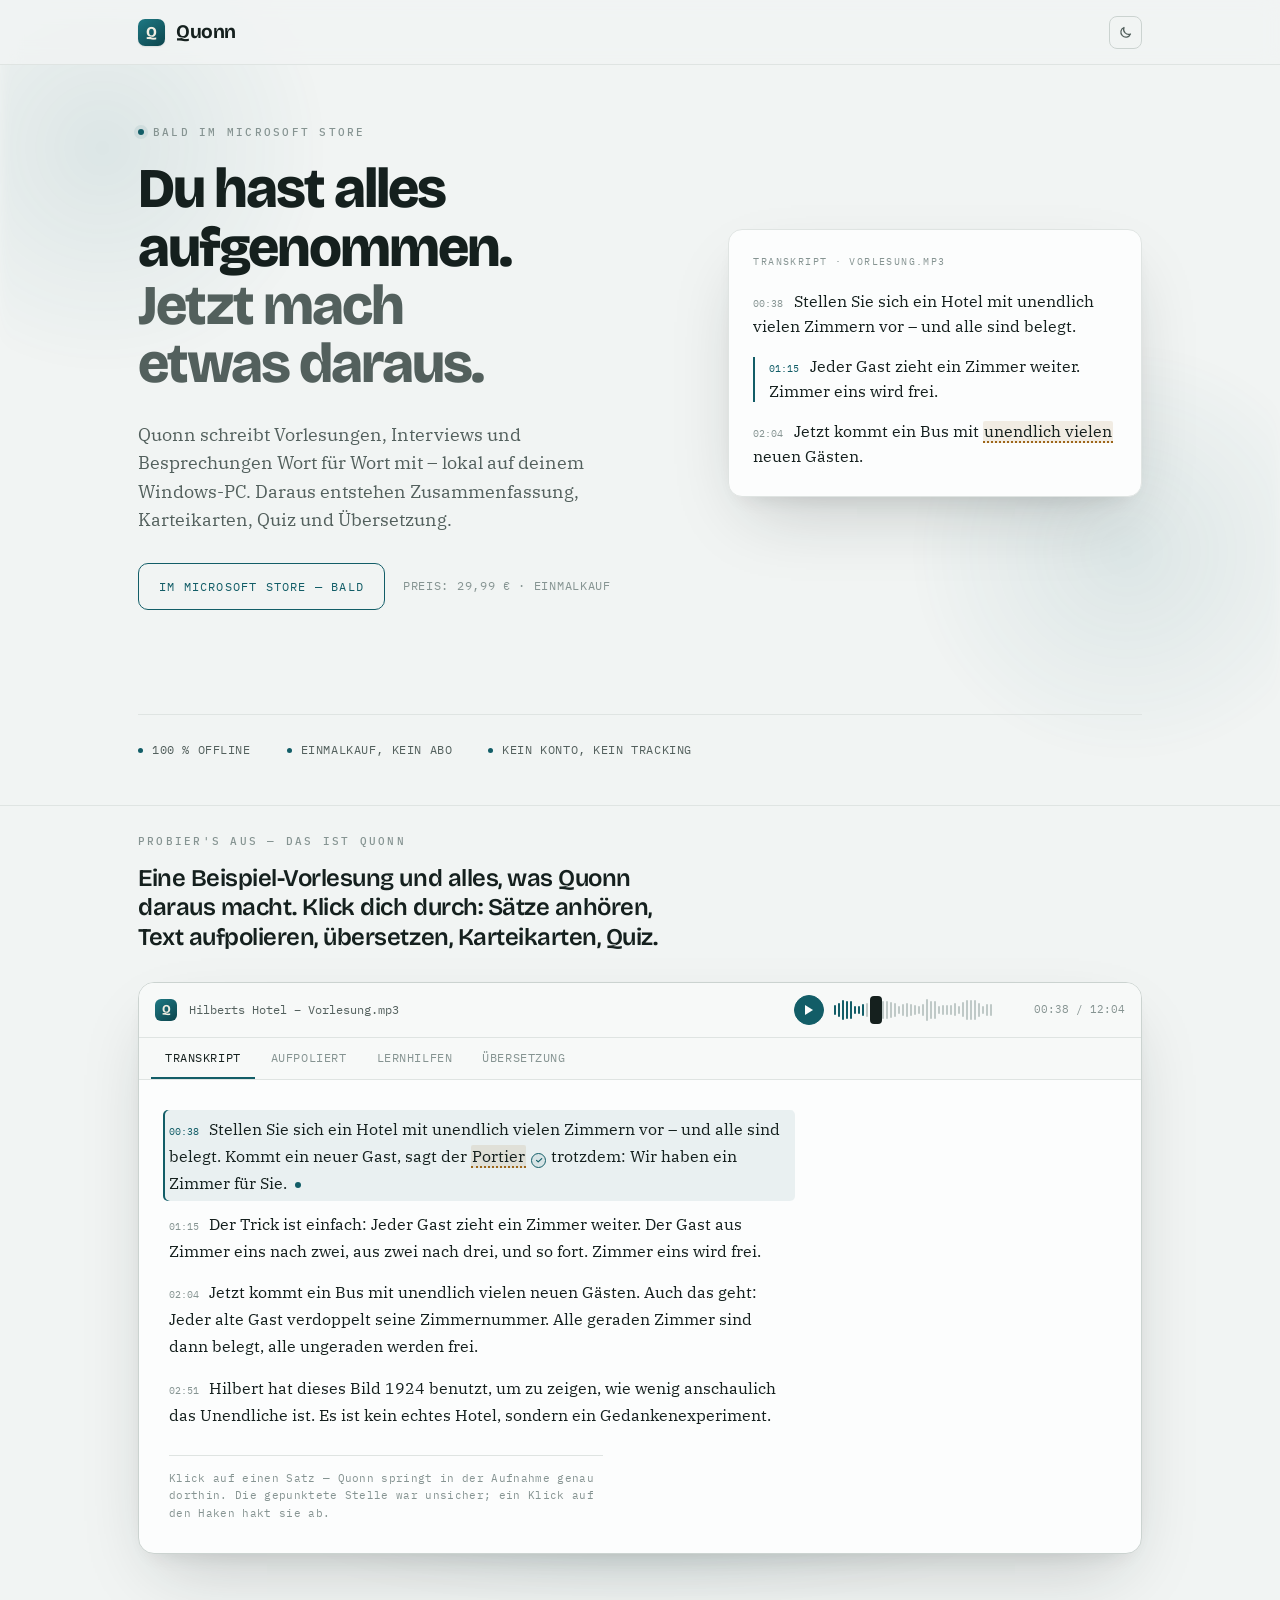
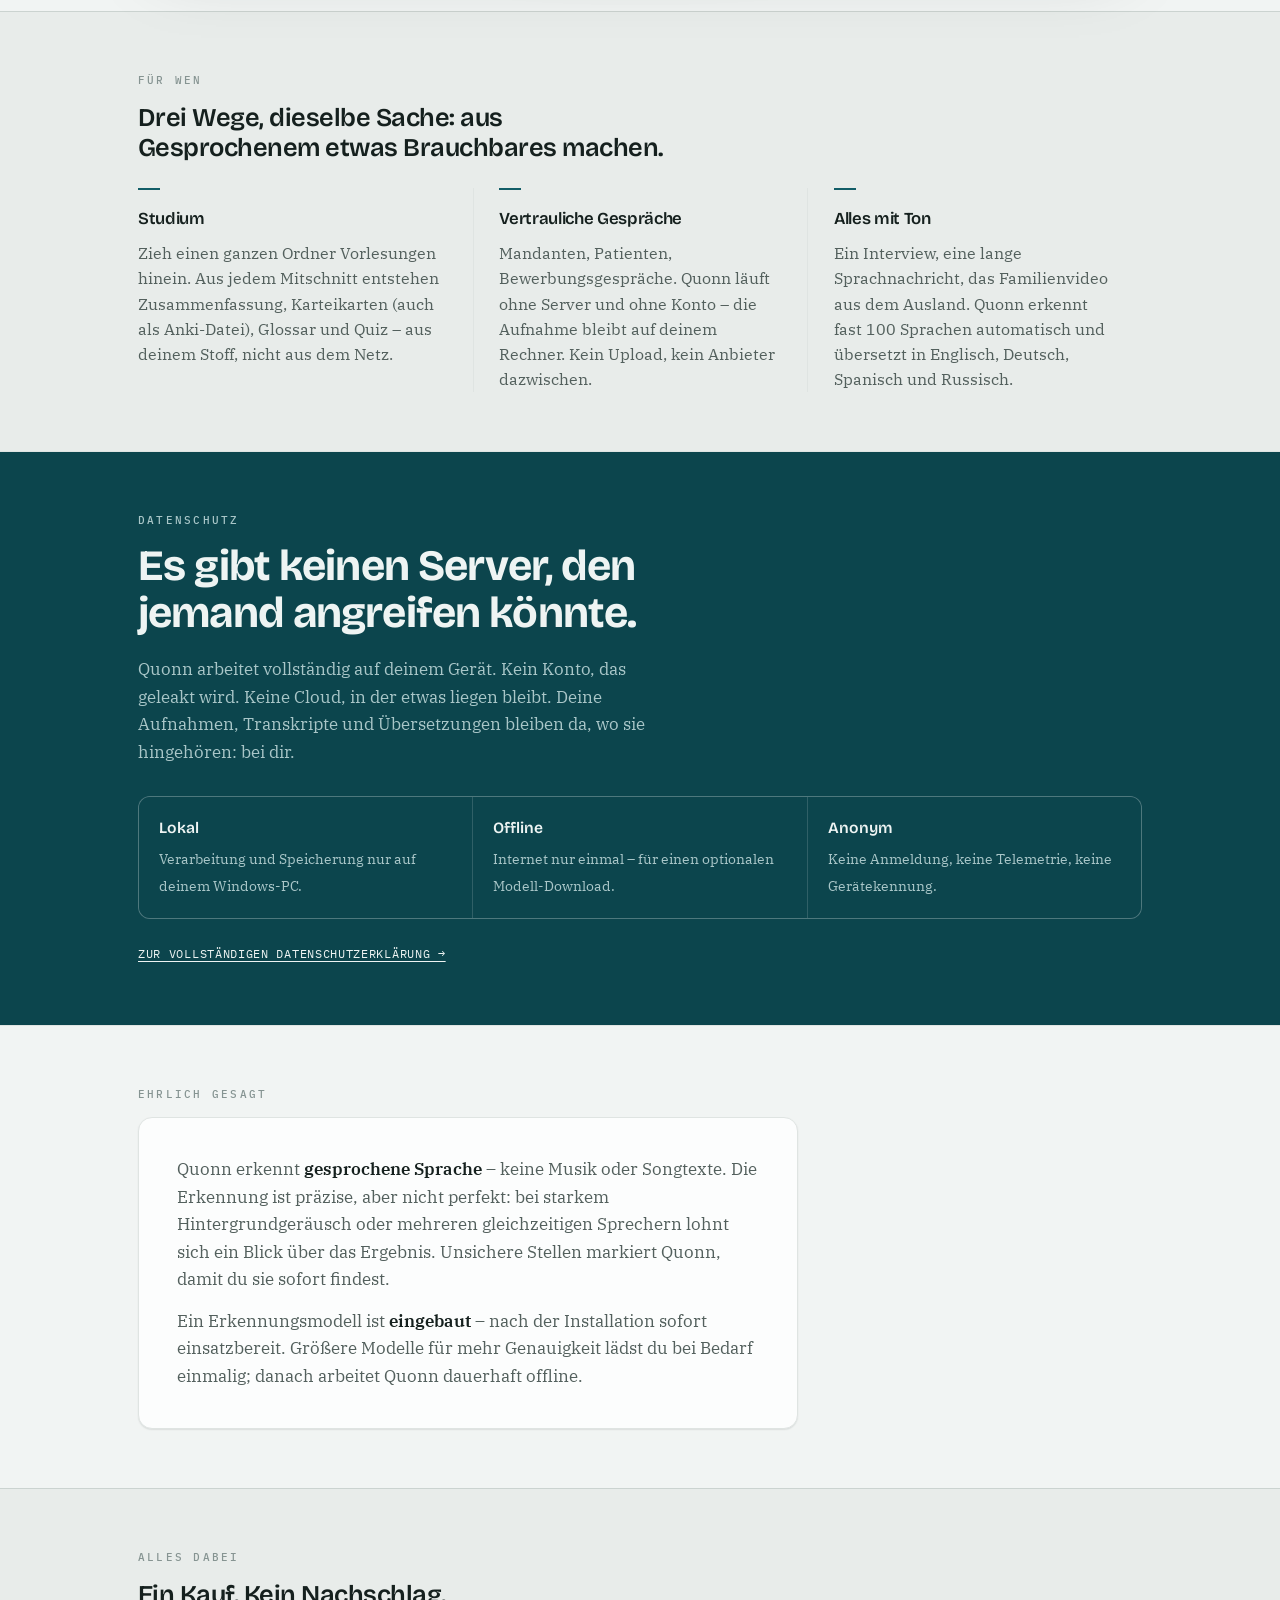
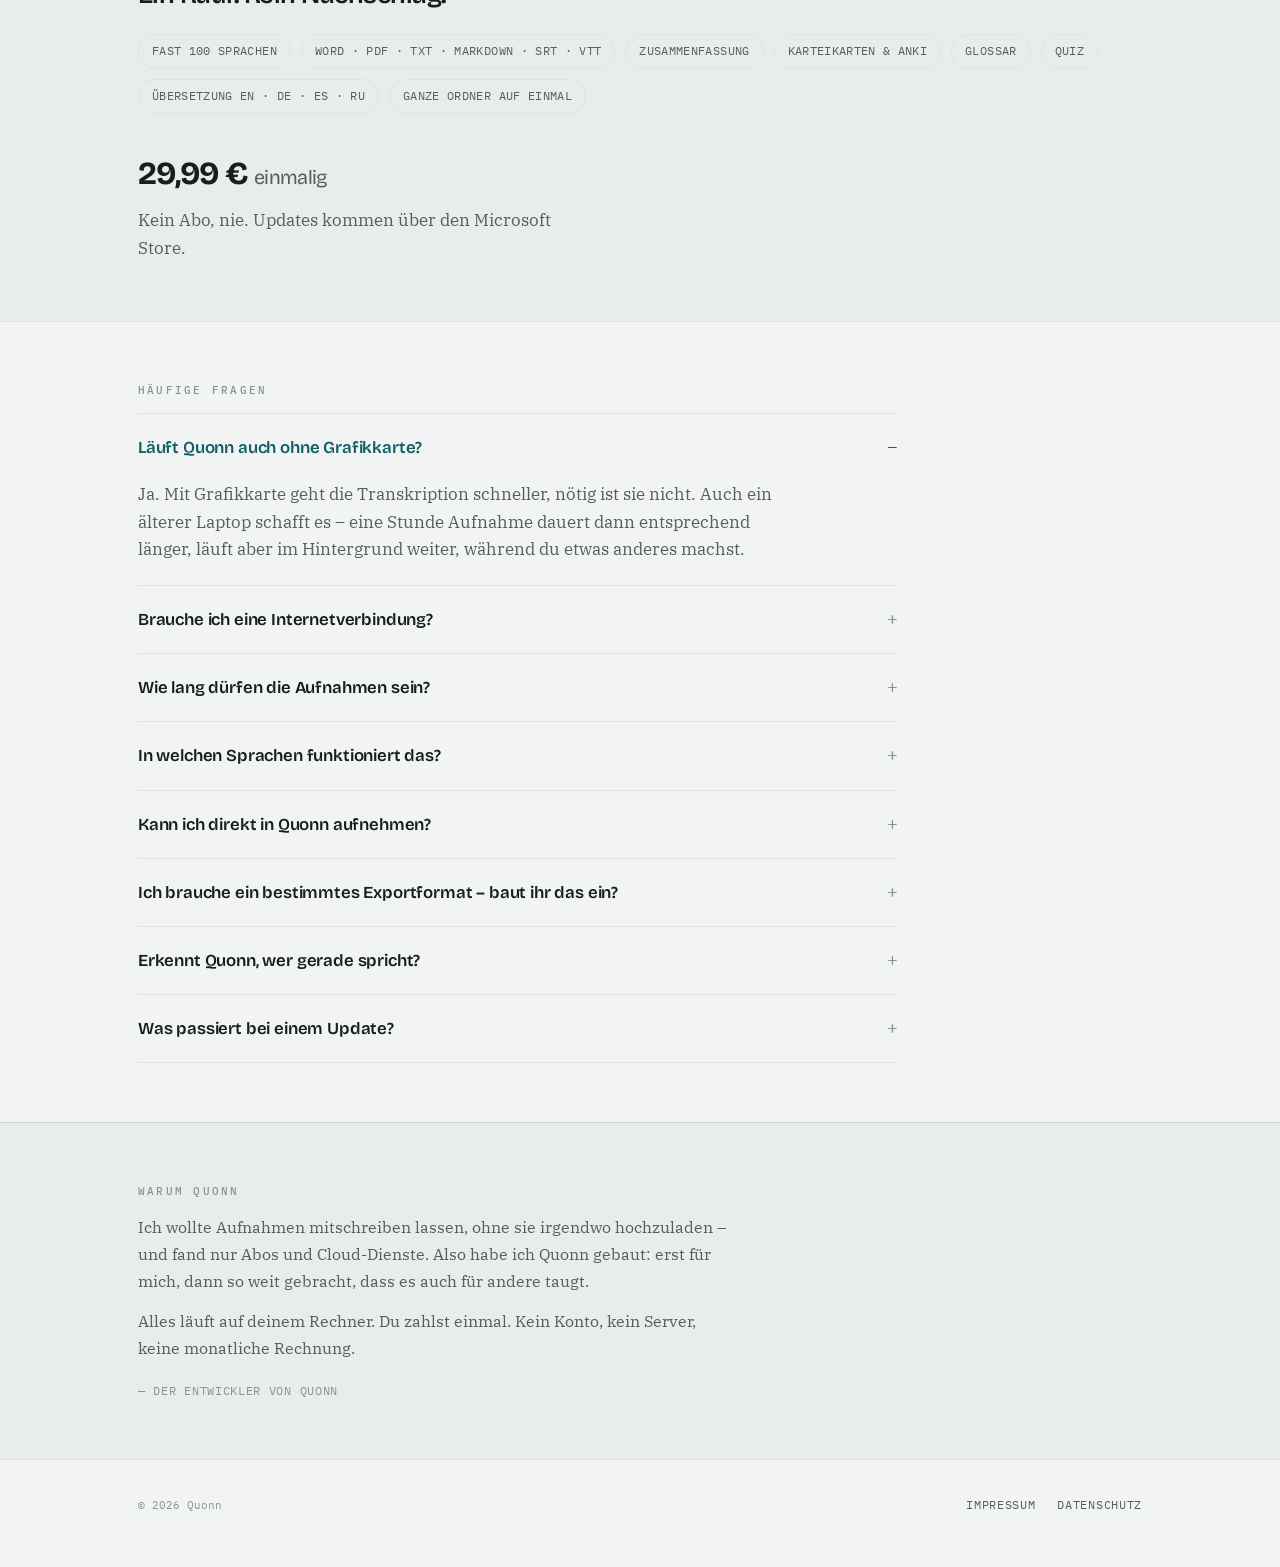
<file: index.html>
<!doctype html>
<meta charset="utf-8">
<meta name="viewport" content="width=device-width, initial-scale=1">
<title>Quonn – Transkription, offline für Windows</title>
<meta name="description" content="Quonn transkribiert Vorlesungen, Interviews und Besprechungen offline auf deinem Windows-PC – mit Zusammenfassung, Karteikarten, Quiz und Übersetzung. Einmalkauf, kein Abo, kein Konto.">
<link rel="canonical" href="https://quonn.app/">
<meta property="og:type" content="website">
<meta property="og:url" content="https://quonn.app/">
<meta property="og:title" content="Quonn – Transkription, offline für Windows">
<meta property="og:description" content="Vorlesungen, Interviews und Besprechungen Wort für Wort – lokal auf deinem Windows-PC. Zusammenfassung, Karteikarten, Quiz, Übersetzung. Einmalkauf, kein Abo.">
<meta property="og:locale" content="de_DE">
<meta name="twitter:card" content="summary">
<script type="application/ld+json">
{
  "@context": "https://schema.org",
  "@type": "SoftwareApplication",
  "name": "Quonn",
  "applicationCategory": "BusinessApplication",
  "operatingSystem": "Windows 10, Windows 11",
  "description": "Offline-Transkription für Windows: schreibt Vorlesungen, Interviews und Besprechungen Wort für Wort mit und erzeugt Zusammenfassung, Karteikarten, Quiz und Übersetzung. Alles lokal, kein Konto, kein Server.",
  "url": "https://quonn.app/",
  "softwareVersion": "1.0",
  "offers": {
    "@type": "Offer",
    "price": "29.99",
    "priceCurrency": "EUR"
  }
}
</script>
<script>document.documentElement.classList.add("js")</script>
<link rel="preconnect" href="https://fonts.googleapis.com">
<link rel="preconnect" href="https://fonts.gstatic.com" crossorigin>
<link rel="stylesheet" href="https://fonts.googleapis.com/css2?family=Bricolage+Grotesque:opsz,wght@12..48,400;12..48,500;12..48,600;12..48,700;12..48,800&family=IBM+Plex+Mono:wght@400;500;600&family=IBM+Plex+Serif:ital,wght@0,400;0,500;0,600;1,400&display=swap">

<style>
  :root {
    --ground:#f1f4f3; --surface:#fcfdfd; --surface-2:#e8ecea; --panel:#f7f9f8;
    --ink:#15201e; --ink-dim:#53605d; --ink-faint:#869492;
    --accent:#125d67; --accent-deep:#0c454d; --accent-ink:#fbfdfc;
    --accent-wash:#125d6714; --accent-line:#125d6733;
    --warn:#9d661a; --warn-wash:#9d661a1c;
    --ok:#1f7a4d; --ok-wash:#1f7a4d18; --err:#a5352f; --err-wash:#a5352f16;
    --line:#dfe4e2; --line-strong:#cbd3d0; --wave:#bfc9c7;
    --onpetrol:#eef4f3; --onpetrol-dim:#a9c6c8; --onpetrol-line:#ffffff26;
    --shadow-sm:0 1px 2px #15201e10,0 1px 1px #15201e0a;
    --shadow-md:0 8px 26px -8px #15201e26,0 2px 8px -3px #15201e14;
    --shadow-lg:0 30px 70px -22px #15201e38,0 10px 26px -12px #15201e1f;
    --radius:14px; --maxw:1060px;
  }
  :root:not([data-theme="light"]) { @media (prefers-color-scheme: dark) {
    --ground:#0a100f; --surface:#131a19; --surface-2:#0f1514; --panel:#101615;
    --ink:#e9eeed; --ink-dim:#98a4a2; --ink-faint:#69756f;
    --accent:#58bac6; --accent-deep:#0e3c43; --accent-ink:#06100e;
    --accent-wash:#58bac61e; --accent-line:#58bac640;
    --warn:#d9a95c; --warn-wash:#d9a95c22;
    --ok:#57b980; --ok-wash:#57b98020; --err:#e07a72; --err-wash:#e07a7218;
    --line:#232d2a; --line-strong:#313e3a; --wave:#374441;
    --onpetrol:#eef4f3; --onpetrol-dim:#9dc0c3; --onpetrol-line:#ffffff1f;
    --shadow-sm:0 1px 2px #00000045;
    --shadow-md:0 10px 30px -10px #00000070,0 2px 8px -3px #00000052;
    --shadow-lg:0 34px 78px -24px #00000085,0 12px 30px -14px #00000066;
  }}
  :root[data-theme="dark"] {
    --ground:#0a100f; --surface:#131a19; --surface-2:#0f1514; --panel:#101615;
    --ink:#e9eeed; --ink-dim:#98a4a2; --ink-faint:#69756f;
    --accent:#58bac6; --accent-deep:#0e3c43; --accent-ink:#06100e;
    --accent-wash:#58bac61e; --accent-line:#58bac640;
    --warn:#d9a95c; --warn-wash:#d9a95c22;
    --ok:#57b980; --ok-wash:#57b98020; --err:#e07a72; --err-wash:#e07a7218;
    --line:#232d2a; --line-strong:#313e3a; --wave:#374441;
    --onpetrol:#eef4f3; --onpetrol-dim:#9dc0c3; --onpetrol-line:#ffffff1f;
    --shadow-sm:0 1px 2px #00000045;
    --shadow-md:0 10px 30px -10px #00000070,0 2px 8px -3px #00000052;
    --shadow-lg:0 34px 78px -24px #00000085,0 12px 30px -14px #00000066;
  }

  * { box-sizing:border-box; }
  html { -webkit-text-size-adjust:100%; scroll-behavior:smooth; }
  @media (prefers-reduced-motion:reduce){ html{ scroll-behavior:auto; } }
  body { margin:0; background:var(--ground); color:var(--ink);
    font-family:"IBM Plex Serif",Georgia,"Times New Roman",serif; font-size:17px; line-height:1.62;
    -webkit-font-smoothing:antialiased; text-rendering:optimizeLegibility; }
  .wrap { max-width:var(--maxw); margin:0 auto; padding:0 28px; }

  h1,h2,h3 { font-family:"Bricolage Grotesque","Segoe UI",system-ui,sans-serif; margin:0;
    font-weight:600; text-wrap:balance; letter-spacing:-0.02em; }
  h1 { font-size:clamp(2.5rem,1.4rem + 4.6vw,4.3rem); line-height:1.0; font-weight:800; letter-spacing:-0.035em; }
  h2 { font-size:clamp(1.55rem,1.15rem + 1.7vw,2.35rem); line-height:1.08; font-weight:700; }
  h3 { font-size:1.05rem; line-height:1.3; font-weight:600; }
  p { margin:0; }
  .label { font-family:"IBM Plex Mono",ui-monospace,monospace; font-weight:500; font-size:0.7rem;
    letter-spacing:0.2em; text-transform:uppercase; color:var(--ink-faint); }
  a { color:var(--accent); text-underline-offset:3px; text-decoration-thickness:1px; }
  a:hover { text-decoration-color:var(--ink-faint); }
  :focus-visible { outline:2px solid var(--accent); outline-offset:2px; border-radius:4px; }

  header.bar { position:sticky; top:0; z-index:30;
    background:color-mix(in srgb,var(--ground) 84%,transparent);
    backdrop-filter:saturate(1.15) blur(10px); border-bottom:1px solid var(--line); }
  .bar .wrap { display:flex; align-items:center; justify-content:space-between; height:64px; }
  .brand { display:inline-flex; align-items:center; gap:11px; text-decoration:none; color:var(--ink);
    font-family:"Bricolage Grotesque",sans-serif; font-weight:700; font-size:1.2rem; letter-spacing:-0.02em; }
  .glyph { width:27px; height:27px; border-radius:7px; display:grid; place-items:center; flex:none;
    background:linear-gradient(145deg,#1e7883,var(--accent-deep)); color:#f1eee2;
    font-family:"Bricolage Grotesque",sans-serif; font-weight:800; font-size:15px; box-shadow:var(--shadow-sm); }
  .bar nav { display:flex; align-items:center; gap:20px; }
  .bar nav a { font-family:"IBM Plex Mono",monospace; font-size:0.72rem; letter-spacing:0.09em;
    text-transform:uppercase; color:var(--ink-dim); text-decoration:none; }
  .bar nav a:hover { color:var(--ink); }
  .tglt { background:none; border:1px solid var(--line-strong); color:var(--ink-dim);
    width:33px; height:33px; border-radius:8px; display:grid; place-items:center; cursor:pointer; }
  .tglt:hover { color:var(--ink); border-color:var(--ink-faint); }
  .tglt svg { width:15px; height:15px; }

  /* hero */
  .hero { padding:clamp(40px,4vw,68px) 0 clamp(30px,3.5vw,52px); position:relative; isolation:isolate; }
  .hero::before { content:""; position:absolute; z-index:-1; pointer-events:none;
    inset:-20% 0 auto 0; height:130%;
    background:
      radial-gradient(30% 40% at 8% 24%, var(--accent) 0%, transparent 60%),
      radial-gradient(28% 36% at 88% 66%, var(--accent) 0%, transparent 62%);
    opacity:0.09; filter:blur(6px); }
  @media (prefers-reduced-motion:no-preference) {
    .hero::before { animation:drift 24s ease-in-out infinite alternate; }
    @keyframes drift { from { transform:translate3d(-1.5%,-1%,0) scale(1); opacity:.06; }
      to { transform:translate3d(2.5%,2%,0) scale(1.1); opacity:.11; } }
  }
  .hero .wrap { display:grid; grid-template-columns:1.12fr 0.88fr;
    gap:clamp(28px,5vw,64px); align-items:center; }
  .hero-lede { min-width:0; }
  .hero .kicker { display:inline-flex; align-items:center; gap:9px; margin-bottom:20px; }
  .hero .kicker::before { content:""; width:6px; height:6px; border-radius:50%;
    background:var(--accent); box-shadow:0 0 0 4px var(--accent-wash); }
  @media (prefers-reduced-motion:no-preference) {
    .hero .kicker::before { animation:beat 3.2s ease-in-out infinite; }
    @keyframes beat { 0%,100% { box-shadow:0 0 0 4px var(--accent-wash); } 50% { box-shadow:0 0 0 8px transparent; } }
  }
  .hero h1 { text-wrap:normal; font-size:clamp(2.3rem,1.5rem + 3.1vw,3.5rem); }
  .hero h1 .ln { display:block; overflow:hidden; padding-bottom:0.16em; margin-bottom:-0.12em; }
  .hero h1 .ln:last-child { margin-bottom:0; }
  .hero h1 .ln > span { display:block; }
  .hero h1 .soft > span { color:var(--ink-dim); }
  @media (prefers-reduced-motion:no-preference) {
    .hero h1 .ln > span { transform:translateY(110%); animation:lineup .8s cubic-bezier(.16,.8,.2,1) forwards; }
    .hero h1 .ln:nth-child(1) > span { animation-delay:.06s; }
    .hero h1 .ln:nth-child(2) > span { animation-delay:.14s; }
    .hero h1 .ln:nth-child(3) > span { animation-delay:.22s; }
    .hero h1 .ln:nth-child(4) > span { animation-delay:.30s; }
    @keyframes lineup { to { transform:translateY(0); } }
  }
  .hero .sub { margin-top:20px; font-size:1.1rem; color:var(--ink-dim); max-width:44ch; }
  .hero .trust { grid-column:1 / -1; margin-top:clamp(26px,3.2vw,40px);
    padding-top:clamp(18px,2.4vw,26px); border-top:1px solid var(--line); }

  .hero-card { justify-self:end; width:100%; max-width:430px;
    background:var(--surface); border:1px solid var(--line); border-radius:var(--radius);
    box-shadow:var(--shadow-lg); padding:24px 24px 26px; }
  .hero-card .hc-tag { font-family:"IBM Plex Mono",monospace; font-size:0.62rem; letter-spacing:0.14em;
    text-transform:uppercase; color:var(--ink-faint); display:block; margin-bottom:18px; }
  .hero-card p { font-family:"IBM Plex Serif",serif; font-size:1rem; line-height:1.6; color:var(--ink); }
  .hero-card p + p { margin-top:14px; }
  .hero-card .hc-stamp { font-family:"IBM Plex Mono",monospace; font-size:0.62rem; color:var(--ink-faint);
    margin-right:11px; font-variant-numeric:tabular-nums; }
  .hero-card .hc-active { position:relative; padding-left:16px; }
  .hero-card .hc-active::before { content:""; position:absolute; left:0; top:3px; bottom:3px; width:2px; background:var(--accent); }
  .hero-card .hc-active .hc-stamp { color:var(--accent); }
  .hero-card .hc-spot { border-bottom:2px dotted var(--warn); background:var(--warn-wash); border-radius:2px 2px 0 0; padding:0 1px; }
  .cta-row { margin-top:28px; display:flex; flex-wrap:wrap; gap:14px 18px; align-items:center; }
  .btn { font-family:"IBM Plex Mono",monospace; font-size:0.75rem; letter-spacing:0.1em; text-transform:uppercase;
    padding:13px 20px; border-radius:10px; border:1px solid var(--accent);
    background:var(--accent); color:var(--accent-ink); text-decoration:none;
    display:inline-flex; align-items:center; gap:9px; transition:transform .16s ease,box-shadow .16s ease; cursor:pointer; }
  .btn.soft { background:transparent; color:var(--accent); }
  .btn:hover { transform:translateY(-1px); box-shadow:var(--shadow-md); }
  .jump { font-family:"IBM Plex Mono",monospace; font-size:0.72rem; letter-spacing:0.06em;
    color:var(--ink-faint); text-transform:uppercase; text-decoration:none; }
  .jump:hover { color:var(--ink-dim); }
  .trust { margin-top:clamp(30px,3.5vw,46px); display:flex; flex-wrap:wrap; align-items:center;
    gap:12px clamp(16px,3vw,36px); }
  .trust span { font-family:"IBM Plex Mono",monospace; font-size:0.73rem; letter-spacing:0.05em;
    text-transform:uppercase; color:var(--ink-dim); display:inline-flex; align-items:center; gap:9px; }
  .trust span::before { content:""; width:5px; height:5px; border-radius:50%; background:var(--accent); }

  /* ===== the demo ===== */
  .demo-band { padding:clamp(18px,2vw,28px) 0 clamp(40px,4.5vw,70px); border-top:1px solid var(--line); }
  .demo-band .label { display:block; margin-bottom:14px; }
  .demo-band .demo-lead { font-family:"Bricolage Grotesque",sans-serif; font-weight:600; letter-spacing:-0.02em;
    font-size:clamp(1.15rem,0.95rem + 0.9vw,1.5rem); line-height:1.22; max-width:34ch;
    color:var(--ink); margin-bottom:clamp(20px,2.4vw,30px); }

  .app-shell { position:relative; isolation:isolate; }
  .app-shell::after { content:""; position:absolute; z-index:-1; left:4%; right:4%; bottom:-40px; height:96px;
    background:radial-gradient(58% 100% at 50% 0%, var(--accent) 0%, transparent 74%);
    opacity:0.22; filter:blur(30px); pointer-events:none; }
  .app { background:var(--surface); border:1px solid var(--line-strong); border-radius:16px;
    box-shadow:var(--shadow-lg); overflow:hidden; }
  .app-bar, .app-tabs { -webkit-user-select:none; user-select:none; }
  .app-bar { display:flex; align-items:center; gap:12px; padding:12px 16px; background:var(--panel);
    border-bottom:1px solid var(--line); }
  .app-glyph { width:22px; height:22px; border-radius:6px; flex:none; display:grid; place-items:center;
    background:linear-gradient(145deg,#1e7883,var(--accent-deep)); color:#f1eee2;
    font-family:"Bricolage Grotesque",sans-serif; font-weight:800; font-size:12px; }
  .app-file { font-family:"IBM Plex Mono",monospace; font-size:0.72rem; color:var(--ink-dim);
    white-space:nowrap; overflow:hidden; text-overflow:ellipsis; }
  .app-player { margin-left:auto; display:flex; align-items:center; gap:10px; flex:none; }
  .pp { width:30px; height:30px; border-radius:50%; border:1px solid var(--accent); background:var(--accent);
    color:var(--accent-ink); display:grid; place-items:center; cursor:pointer; flex:none; }
  .pp svg { width:12px; height:12px; }
  .mini-wave { position:relative; width:clamp(90px,16vw,190px); height:22px; display:flex; align-items:center; gap:2px; }
  .mini-wave i { width:2px; border-radius:1px; background:var(--wave); height:var(--h,40%); }
  .mini-wave i.h { background:var(--accent); }
  .mini-wave .ph { position:absolute; top:-3px; bottom:-3px; width:1.5px; background:var(--ink);
    left:6%; transition:left .35s linear; }
  .app-time { font-family:"IBM Plex Mono",monospace; font-size:0.68rem; color:var(--ink-faint);
    font-variant-numeric:tabular-nums; white-space:nowrap; }

  .app-tabs { display:flex; gap:2px; padding:0 12px; background:var(--panel); border-bottom:1px solid var(--line); overflow-x:auto; }
  .app-tabs button { font-family:"IBM Plex Mono",monospace; font-size:0.72rem; letter-spacing:0.05em;
    text-transform:uppercase; border:none; background:none; color:var(--ink-faint); padding:12px 14px;
    cursor:pointer; border-bottom:2px solid transparent; white-space:nowrap; }
  .app-tabs button:hover { color:var(--ink-dim); }
  .app-tabs button[aria-selected="true"] { color:var(--ink); border-bottom-color:var(--accent); }

  .app-body { padding:clamp(18px,2.4vw,30px); min-height:300px; }

  /* transcript */
  .doc { max-width:62ch; margin:0; }
  .sen { display:block; font-size:1.02rem; line-height:1.66; padding:5px 6px; margin:0 -6px;
    border-radius:5px; cursor:pointer; transition:background .18s ease; }
  .sen + .sen { margin-top:4px; }
  .sen:hover { background:var(--accent-wash); }
  .sen.active { background:var(--accent-wash); box-shadow:inset 2px 0 0 var(--accent); }
  .sen .stamp { font-family:"IBM Plex Mono",monospace; font-size:0.62rem; color:var(--ink-faint);
    margin-right:10px; font-variant-numeric:tabular-nums; }
  .sen.active .stamp { color:var(--accent); }
  .sen .play-dot { display:none; }
  .sen.active .play-dot { display:inline-flex; width:6px; height:6px; border-radius:50%; background:var(--accent);
    margin-left:8px; vertical-align:middle; }
  .uncertain { border-bottom:2px dotted var(--warn); background:var(--warn-wash); padding:0 1px; border-radius:2px 2px 0 0;
    transition:background .3s,border-color .3s; }
  .uncertain.ok { border-bottom-color:transparent; background:transparent; }
  .ck { appearance:none; -webkit-appearance:none; cursor:pointer; margin:0 1px 0 5px; vertical-align:-0.18em; padding:0;
    width:1.15em; height:1.15em; flex:none; border-radius:50%; border:1px solid var(--accent); background:var(--accent-wash);
    color:var(--accent); display:inline-flex; align-items:center; justify-content:center; line-height:0;
    transition:background .18s,color .18s,opacity .3s,width .3s,margin .3s,border-width .3s; }
  .ck svg { display:block; width:0.62em; height:0.62em; }
  .ck:hover { background:var(--accent); color:var(--accent-ink); }
  .ck.gone { opacity:0; width:0; margin:0; border-width:0; pointer-events:none; }
  .doc-note { max-width:62ch; margin:22px 0 0; font-family:"IBM Plex Mono",monospace; font-size:0.68rem;
    letter-spacing:0.03em; color:var(--ink-faint); border-top:1px solid var(--line); padding-top:14px; }
  .lang-pick { display:inline-flex; border:1px solid var(--line-strong); border-radius:9px; padding:3px; margin-bottom:20px; }
  .lang-pick button { font-family:"IBM Plex Mono",monospace; font-size:0.68rem; letter-spacing:0.05em;
    border:none; background:none; color:var(--ink-dim); padding:7px 13px; border-radius:6px; cursor:pointer; }
  .lang-pick button[aria-pressed="true"] { background:var(--accent); color:var(--accent-ink); }

  /* lernhilfen */
  .sub-tabs { display:flex; gap:20px; margin-bottom:24px; border-bottom:1px solid var(--line); padding-bottom:0; overflow-x:auto; }
  .sub-tabs button { font-family:"IBM Plex Mono",monospace; font-size:0.7rem; letter-spacing:0.05em;
    text-transform:uppercase; border:none; background:none; color:var(--ink-faint); padding:0 0 12px;
    cursor:pointer; border-bottom:2px solid transparent; white-space:nowrap; }
  .sub-tabs button[aria-selected="true"] { color:var(--ink); border-bottom-color:var(--accent); }
  .sub-tabs button:hover { color:var(--ink-dim); }

  .sum { max-width:60ch; margin:0; }
  .sum p { color:var(--ink-dim); font-size:1.0rem; }
  .sum ul { margin:16px 0 0; padding-left:20px; display:flex; flex-direction:column; gap:9px; }
  .sum li { color:var(--ink-dim); }
  .sum strong { color:var(--ink); font-weight:600; }

  .deck { max-width:460px; margin:0; }
  .deck .prog { display:flex; align-items:center; justify-content:space-between; margin-bottom:14px;
    font-family:"IBM Plex Mono",monospace; font-size:0.66rem; color:var(--ink-faint); letter-spacing:0.06em; }
  .deck .bar2 { flex:1; height:2px; background:var(--line); margin:0 14px; border-radius:2px; overflow:hidden; }
  .deck .bar2 i { display:block; height:100%; background:var(--accent); transition:width .3s ease; }
  .fcard { perspective:1400px; }
  .fcard .inner { position:relative; width:100%; min-height:220px; transition:transform .5s cubic-bezier(.2,.7,.2,1);
    transform-style:preserve-3d; cursor:pointer; }
  .fcard.turned .inner { transform:rotateY(180deg); }
  .fc-face { position:absolute; inset:0; backface-visibility:hidden; -webkit-backface-visibility:hidden;
    background:var(--surface); border:1px solid var(--line); border-radius:var(--radius); box-shadow:var(--shadow-md);
    padding:24px 22px; display:flex; flex-direction:column; }
  .fc-face .tag { font-family:"IBM Plex Mono",monospace; font-size:0.62rem; letter-spacing:0.13em;
    text-transform:uppercase; color:var(--ink-faint); display:flex; align-items:center; gap:7px; }
  .fc-face .tag::before { content:""; width:5px; height:5px; border-radius:50%; background:currentColor; }
  .fc-face.back { transform:rotateY(180deg); }
  .fc-face.back .tag { color:var(--accent); }
  .fc-face .txt { margin-top:auto; font-size:1.08rem; line-height:1.42; font-weight:500; }
  .fc-face .hint { margin-top:12px; font-family:"IBM Plex Mono",monospace; font-size:0.62rem;
    letter-spacing:0.04em; text-transform:uppercase; color:var(--ink-faint); }
  @media (prefers-reduced-motion:reduce) {
    .fcard .inner { transition:none; } .fcard.turned .inner { transform:none; }
    .fc-face.back { transform:none; opacity:0; transition:opacity .2s; }
    .fcard.turned .fc-face.back { opacity:1; } .fcard.turned .fc-face.front { opacity:0; pointer-events:none; }
  }
  .deck .nav { display:flex; gap:10px; margin-top:16px; }
  .deck .nav button { flex:1; font-family:"IBM Plex Mono",monospace; font-size:0.7rem; letter-spacing:0.06em;
    text-transform:uppercase; padding:10px; border-radius:9px; border:1px solid var(--line-strong);
    background:var(--surface); color:var(--ink-dim); cursor:pointer; }
  .deck .nav button.pri { background:var(--accent); border-color:var(--accent); color:var(--accent-ink); }
  .deck .nav button:disabled { opacity:.4; cursor:default; }

  .glo { max-width:60ch; margin:0; }
  .glo .row { padding:16px 0; border-top:1px solid var(--line); display:grid; grid-template-columns:auto 1fr; gap:14px; align-items:start; }
  .glo .row:first-child { border-top:none; padding-top:0; }
  .glo .term { font-weight:600; color:var(--ink); font-size:0.97rem; }
  .glo .def { color:var(--ink-dim); font-size:0.95rem; }

  .quiz { max-width:500px; margin:0; }
  .quiz .prog { font-family:"IBM Plex Mono",monospace; font-size:0.66rem; color:var(--ink-faint);
    letter-spacing:0.06em; margin-bottom:12px; }
  .quiz .q { font-family:"Bricolage Grotesque",sans-serif; font-weight:600; font-size:1.08rem; line-height:1.3; margin-bottom:18px; }
  .quiz .opt { display:flex; align-items:flex-start; gap:11px; width:100%; text-align:left; cursor:pointer;
    border:1px solid var(--line-strong); background:var(--surface); border-radius:10px; padding:13px 15px;
    color:var(--ink); font:inherit; font-size:0.96rem; line-height:1.4; }
  .quiz .opt + .opt { margin-top:9px; }
  .quiz .opt:hover:not(:disabled) { border-color:var(--ink-faint); }
  .quiz .opt .b { flex:none; width:20px; height:20px; border-radius:6px; border:1px solid var(--line-strong);
    display:grid; place-items:center; font-family:"IBM Plex Mono",monospace; font-size:0.68rem; color:var(--ink-faint); margin-top:1px; }
  .quiz .opt.right { border-color:var(--ok); background:var(--ok-wash); }
  .quiz .opt.right .b { border-color:var(--ok); color:var(--ok); }
  .quiz .opt.wrong { border-color:var(--err); background:var(--err-wash); }
  .quiz .opt.wrong .b { border-color:var(--err); color:var(--err); }
  .quiz .opt:disabled { cursor:default; }
  .quiz .after { margin-top:16px; display:flex; gap:10px; align-items:center; }
  .quiz .after button { font-family:"IBM Plex Mono",monospace; font-size:0.7rem; letter-spacing:0.06em;
    text-transform:uppercase; padding:10px 16px; border-radius:9px; border:1px solid var(--accent);
    background:var(--accent); color:var(--accent-ink); cursor:pointer; }
  .quiz .result { text-align:center; padding:20px 0; }
  .quiz .result .n { font-family:"Bricolage Grotesque",sans-serif; font-weight:800; font-size:2.6rem;
    color:var(--accent); letter-spacing:-0.03em; }
  .quiz .result p { color:var(--ink-dim); margin:6px 0 18px; }

  /* bands */
  section.band { padding:clamp(42px,4.6vw,74px) 0; border-top:1px solid var(--line); }
  section.band > .wrap > .label { display:block; margin-bottom:14px; }
  section.band > .wrap > .lead { font-size:clamp(1.25rem,1rem + 1vw,1.6rem); max-width:32ch;
    font-family:"Bricolage Grotesque",sans-serif; font-weight:600; letter-spacing:-0.02em; line-height:1.18; margin-bottom:24px; }
  section.tint { background:var(--surface-2); border-top-color:var(--line-strong); }

  .who { display:grid; grid-template-columns:repeat(3,1fr); gap:0; }
  .who .col { padding:0 clamp(16px,2vw,30px); border-left:1px solid var(--line); }
  .who .col:first-child { padding-left:0; border-left:none; }
  .who .col::before { content:""; display:block; width:22px; height:2px; background:var(--accent); margin-bottom:18px; }
  .who h3 { margin-bottom:12px; color:var(--ink); }
  .who p { color:var(--ink-dim); font-size:0.97rem; }

  .privacy { background:var(--accent-deep); color:var(--onpetrol); border-top:none; padding:clamp(42px,5vw,76px) 0; }
  .privacy .label { color:var(--onpetrol-dim); }
  .privacy h2 { color:var(--onpetrol); max-width:20ch; margin:14px 0 20px; font-size:clamp(1.7rem,1.2rem + 2.2vw,2.7rem); }
  .privacy p { color:var(--onpetrol-dim); max-width:54ch; font-size:1.06rem; }
  .privacy .pts { margin-top:30px; display:grid; grid-template-columns:repeat(3,1fr); gap:1px;
    background:var(--onpetrol-line); border:1px solid var(--onpetrol-line); border-radius:12px; overflow:hidden; }
  .privacy .pts div { background:var(--accent-deep); padding:18px 20px; }
  .privacy .pts b { display:block; font-family:"Bricolage Grotesque",sans-serif; color:var(--onpetrol);
    font-weight:600; font-size:0.98rem; margin-bottom:4px; }
  .privacy .pts span { color:var(--onpetrol-dim); font-size:0.9rem; }
  .privacy .more { margin-top:26px; display:inline-block; color:var(--onpetrol);
    font-family:"IBM Plex Mono",monospace; font-size:0.72rem; letter-spacing:0.06em; text-transform:uppercase; }

  .know { background:var(--surface); border:1px solid var(--line); border-radius:var(--radius);
    padding:clamp(24px,3vw,38px); box-shadow:var(--shadow-sm); max-width:66ch; }
  .know p { color:var(--ink-dim); } .know p + p { margin-top:14px; }
  .know strong { color:var(--ink); font-weight:600; }

  /* faq */
  .faq { max-width:760px; }
  .faq details { border-top:1px solid var(--line); }
  .faq details:last-child { border-bottom:1px solid var(--line); }
  .faq summary { list-style:none; cursor:pointer; padding:20px 0; display:flex; align-items:baseline;
    justify-content:space-between; gap:22px; font-family:"Bricolage Grotesque",sans-serif;
    font-weight:600; font-size:1.05rem; color:var(--ink); letter-spacing:-0.01em; }
  .faq summary::-webkit-details-marker { display:none; }
  .faq summary::after { content:"+"; font-family:"IBM Plex Mono",monospace; font-weight:400;
    font-size:1.15rem; color:var(--ink-faint); flex:none; line-height:1; }
  .faq details[open] summary { color:var(--accent); }
  .faq details[open] summary::after { content:"−"; color:var(--accent); }
  .faq summary:hover { color:var(--accent); }
  .faq details > p { margin:0; padding:0 0 22px; color:var(--ink-dim); max-width:64ch; line-height:1.6; }

  .incl { display:flex; flex-wrap:wrap; gap:10px; }
  .incl span { font-family:"IBM Plex Mono",monospace; font-size:0.72rem; letter-spacing:0.03em;
    text-transform:uppercase; color:var(--ink-dim); border:1px solid var(--line); border-radius:999px; padding:7px 13px; }
  .buy { margin-top:34px; }
  .buy .price { font-family:"Bricolage Grotesque",sans-serif; font-weight:700;
    font-size:clamp(1.5rem,1.2rem + 1.4vw,2rem); color:var(--ink); letter-spacing:-0.02em; }
  .buy p { color:var(--ink-dim); max-width:44ch; margin-top:8px; }
  .buy .ph { font-family:inherit; font-weight:400; font-size:0.66em; margin-left:10px; }

  .note { max-width:60ch; }
  .note p { color:var(--ink-dim); font-size:1.03rem; } .note p + p { margin-top:14px; }
  .note .sign { margin-top:20px; font-family:"IBM Plex Mono",monospace; font-size:0.72rem;
    letter-spacing:0.06em; text-transform:uppercase; color:var(--ink-faint); }
  .note .draft { margin-top:8px; font-family:"IBM Plex Mono",monospace; font-size:0.66rem;
    letter-spacing:0.04em; text-transform:uppercase; color:var(--warn); }

  footer { border-top:1px solid var(--line); padding:36px 0 52px; }
  footer .wrap { display:flex; flex-wrap:wrap; gap:14px 26px; align-items:center; justify-content:space-between; }
  footer .fl { display:flex; gap:22px; }
  footer a { font-family:"IBM Plex Mono",monospace; font-size:0.72rem; letter-spacing:0.06em;
    text-transform:uppercase; color:var(--ink-dim); text-decoration:none; }
  footer a:hover { color:var(--ink); }
  footer .c { font-family:"IBM Plex Mono",monospace; font-size:0.71rem; color:var(--ink-faint); }

  .legal { padding:clamp(40px,5vw,74px) 0 96px; }
  .legal .back { display:inline-block; margin-bottom:28px; }
  .legal h1 { font-size:clamp(1.8rem,1.3rem + 1.8vw,2.4rem); margin-bottom:6px; font-weight:700; }
  .legal .updated { font-family:"IBM Plex Mono",monospace; font-size:0.72rem; color:var(--ink-faint); margin-bottom:34px; }
  .legal h2 { margin:36px 0 10px; }
  .legal h3 { margin:22px 0 6px; color:var(--ink); font-family:"IBM Plex Serif",serif; font-weight:600; font-size:1.02rem; }
  .legal p,.legal li { color:var(--ink-dim); } .legal p + p { margin-top:12px; }
  .legal ul { margin:10px 0; padding-left:20px; display:flex; flex-direction:column; gap:8px; }
  .legal .ph { color:var(--warn); background:var(--warn-wash); padding:1px 6px; border-radius:4px;
    font-family:"IBM Plex Mono",monospace; font-size:0.82em; }
  .legal hr { border:none; border-top:1px solid var(--line); margin:44px 0; }
  .legal .box { background:var(--surface); border:1px solid var(--line); border-radius:12px; padding:20px 22px; box-shadow:var(--shadow-sm); }
  .legal .box p { color:var(--ink); }

  .ph { color:var(--warn); background:var(--warn-wash); padding:1px 6px; border-radius:4px;
    font-family:"IBM Plex Mono",monospace; font-size:0.82em; }

  @media (max-width:960px) {
    .hero { padding:clamp(36px,8vw,60px) 0 clamp(28px,6vw,46px); }
    .hero .wrap { grid-template-columns:1fr; gap:0; }
    .hero-card { display:none; }
    .who { grid-template-columns:1fr; }
    .who .col { padding:22px 0; border-left:none; border-top:1px solid var(--line); }
    .who .col:first-child { padding-top:0; border-top:none; }
    .privacy .pts { grid-template-columns:1fr; }
    .app-file { display:none; }
    .app-player { margin-left:0; }
  }

  @media (prefers-reduced-motion:no-preference) {
    .reveal { opacity:0; transform:translateY(12px); animation:rise .6s cubic-bezier(.2,.7,.3,1) forwards; }
    .reveal.d1 { animation-delay:.05s; } .reveal.d2 { animation-delay:.12s; }
    .reveal.d3 { animation-delay:.19s; } .reveal.d4 { animation-delay:.28s; }
    @keyframes rise { to { opacity:1; transform:none; } }

    html.js .rv { opacity:0; transform:translateY(26px);
      transition:opacity .65s ease, transform .8s cubic-bezier(.2,.7,.25,1); will-change:opacity,transform; }
    html.js .rv.in { opacity:1; transform:none; }
    html.js .rv .feat, html.js .rv .col, html.js .rv details, html.js .rv .incl span { transition:opacity .5s ease, transform .6s cubic-bezier(.2,.7,.25,1); }
    html.js .rv:not(.in) .feat, html.js .rv:not(.in) .col,
    html.js .rv:not(.in) details, html.js .rv:not(.in) .incl span { opacity:0; transform:translateY(14px); }
    html.js .rv.in .feat:nth-child(n), html.js .rv.in .col, html.js .rv.in details, html.js .rv.in .incl span { opacity:1; transform:none; }
    html.js .rv.in .feat:nth-child(2) { transition-delay:.04s; } html.js .rv.in .feat:nth-child(3) { transition-delay:.08s; }
    html.js .rv.in .feat:nth-child(4) { transition-delay:.12s; } html.js .rv.in .feat:nth-child(5) { transition-delay:.16s; }
    html.js .rv.in .feat:nth-child(6) { transition-delay:.2s; }
    html.js .rv.in .col:nth-child(2) { transition-delay:.07s; } html.js .rv.in .col:nth-child(3) { transition-delay:.14s; }
  }
</style>

<header class="bar">
  <div class="wrap">
    <a class="brand" href="#home"><span class="glyph">Q</span>Quonn</a>
    <nav>
      <button class="tglt" id="tgl" type="button" aria-label="Hell/Dunkel umschalten"></button>
    </nav>
  </div>
</header>

<main>
  <div id="page-home">
    <section class="hero">
      <div class="wrap">
        <div class="hero-lede">
          <span class="kicker label reveal">Bald im Microsoft&nbsp;Store</span>
          <h1><span class="ln"><span>Du hast alles</span></span><span class="ln"><span>aufgenommen.</span></span><span class="ln soft"><span>Jetzt mach</span></span><span class="ln soft"><span>etwas daraus.</span></span></h1>
          <p class="sub reveal d2">Quonn schreibt Vorlesungen, Interviews und Besprechungen Wort für Wort mit – lokal auf deinem Windows-PC. Daraus entstehen Zusammenfassung, Karteikarten, Quiz und Übersetzung.</p>
          <div class="cta-row reveal d3">
            <span class="btn soft" aria-disabled="true">Im Microsoft Store — bald</span>
            <span class="jump">Preis: 29,99 € · Einmalkauf</span>
          </div>
        </div>
        <div class="hero-card reveal d3" aria-hidden="true">
          <span class="hc-tag">Transkript · Vorlesung.mp3</span>
          <p><span class="hc-stamp">00:38</span>Stellen Sie sich ein Hotel mit unendlich vielen Zimmern vor – und alle sind belegt.</p>
          <p class="hc-active"><span class="hc-stamp">01:15</span>Jeder Gast zieht ein Zimmer weiter. Zimmer eins wird frei.</p>
          <p><span class="hc-stamp">02:04</span>Jetzt kommt ein Bus mit <span class="hc-spot">unendlich vielen</span> neuen Gästen.</p>
        </div>
        <div class="trust reveal d4">
          <span>100&nbsp;% offline</span>
          <span>Einmalkauf, kein Abo</span>
          <span>Kein Konto, kein Tracking</span>
        </div>
      </div>
    </section>

    <section class="demo-band" id="demo">
      <div class="wrap">
        <span class="label">Probier's aus — das ist Quonn</span>
        <p class="demo-lead">Eine Beispiel-Vorlesung und alles, was Quonn daraus macht. Klick dich durch: Sätze anhören, Text aufpolieren, übersetzen, Karteikarten, Quiz.</p>
        <div class="app-shell">
        <div class="app" id="app">
          <div class="app-bar">
            <span class="app-glyph">Q</span>
            <span class="app-file">Hilberts Hotel – Vorlesung.mp3</span>
            <div class="app-player">
              <button class="pp" id="pp" type="button" aria-label="Abspielen">
                <svg id="ppIcon" viewBox="0 0 12 12" fill="currentColor" aria-hidden="true"><path d="M2 1l8 5-8 5z"/></svg>
              </button>
              <div class="mini-wave" id="mwave"><span class="ph" id="mph"></span></div>
              <span class="app-time" id="atime">00:38&nbsp;/&nbsp;12:04</span>
            </div>
          </div>

          <div class="app-tabs" role="tablist">
            <button role="tab" aria-selected="true" data-tab="t">Transkript</button>
            <button role="tab" aria-selected="false" data-tab="p">Aufpoliert</button>
            <button role="tab" aria-selected="false" data-tab="l">Lernhilfen</button>
            <button role="tab" aria-selected="false" data-tab="e">Übersetzung</button>
          </div>

          <div class="app-body">
            <!-- transcript -->
            <div class="view" data-view="t">
              <div class="doc" id="doc">
                <span class="sen" data-t="38"><span class="stamp">00:38</span>Stellen Sie sich ein Hotel mit unendlich vielen Zimmern vor – und alle sind belegt. Kommt ein neuer Gast, sagt der <span class="uncertain" id="unc">Portier</span><button class="ck" id="ck" type="button" title="Klingt richtig – abhaken" aria-label="Stelle als geprüft markieren"><svg viewBox="0 0 16 16" fill="none" aria-hidden="true"><path d="M3 8.5l3.2 3L13 5" stroke="currentColor" stroke-width="2.3" stroke-linecap="round" stroke-linejoin="round"/></svg></button> trotzdem: Wir haben ein Zimmer für Sie.<span class="play-dot"></span></span>
                <span class="sen" data-t="75"><span class="stamp">01:15</span>Der Trick ist einfach: Jeder Gast zieht ein Zimmer weiter. Der Gast aus Zimmer eins nach zwei, aus zwei nach drei, und so fort. Zimmer eins wird frei.<span class="play-dot"></span></span>
                <span class="sen" data-t="124"><span class="stamp">02:04</span>Jetzt kommt ein Bus mit unendlich vielen neuen Gästen. Auch das geht: Jeder alte Gast verdoppelt seine Zimmernummer. Alle geraden Zimmer sind dann belegt, alle ungeraden werden frei.<span class="play-dot"></span></span>
                <span class="sen" data-t="171"><span class="stamp">02:51</span>Hilbert hat dieses Bild 1924 benutzt, um zu zeigen, wie wenig anschaulich das Unendliche ist. Es ist kein echtes Hotel, sondern ein Gedankenexperiment.<span class="play-dot"></span></span>
              </div>
              <p class="doc-note">Klick auf einen Satz — Quonn springt in der Aufnahme genau dorthin. Die gepunktete Stelle war unsicher; ein Klick auf den Haken hakt sie ab.</p>
            </div>

            <!-- polished -->
            <div class="view" data-view="p" hidden>
              <div class="doc">
                <span class="sen" style="cursor:default"><span class="stamp">00:38</span>Stellen Sie sich ein Hotel mit unendlich vielen Zimmern vor, und alle sind belegt. Kommt ein neuer Gast, sagt der Portier trotzdem: „Wir haben ein Zimmer für Sie."</span>
                <span class="sen" style="cursor:default"><span class="stamp">01:15</span>Der Trick ist einfach: Jeder Gast zieht ein Zimmer weiter. Der Gast aus Zimmer eins nach zwei, aus zwei nach drei und so fort. Zimmer eins wird frei.</span>
                <span class="sen" style="cursor:default"><span class="stamp">02:04</span>Jetzt kommt ein Bus mit unendlich vielen neuen Gästen. Auch das gelingt: Jeder alte Gast verdoppelt seine Zimmernummer. Alle geraden Zimmer sind dann belegt, alle ungeraden werden frei.</span>
                <span class="sen" style="cursor:default"><span class="stamp">02:51</span>Hilbert hat dieses Bild 1924 benutzt, um zu zeigen, wie wenig anschaulich das Unendliche ist. Es ist kein echtes Hotel, sondern ein Gedankenexperiment.</span>
              </div>
              <p class="doc-note">Rechtschreibung, Satzzeichen und Groß-/Kleinschreibung geglättet – die Wortwahl bleibt unangetastet.</p>
            </div>

            <!-- übersetzung -->
            <div class="view" data-view="e" hidden>
              <div class="lang-pick" role="group" aria-label="Sprache der Übersetzung">
                <button type="button" data-lang="en" aria-pressed="true">English</button>
                <button type="button" data-lang="es" aria-pressed="false">Español</button>
                <button type="button" data-lang="ru" aria-pressed="false">Русский</button>
              </div>
              <div class="doc" id="tdoc">
                <span class="sen" style="cursor:default"><span class="stamp">00:38</span><span data-tl></span></span>
                <span class="sen" style="cursor:default"><span class="stamp">01:15</span><span data-tl></span></span>
                <span class="sen" style="cursor:default"><span class="stamp">02:04</span><span data-tl></span></span>
                <span class="sen" style="cursor:default"><span class="stamp">02:51</span><span data-tl></span></span>
              </div>
              <p class="doc-note">Dieselbe Aufnahme, übersetzt in Englisch, Spanisch und Russisch – ebenfalls lokal, ohne Cloud.</p>
            </div>

            <!-- lernhilfen -->
            <div class="view" data-view="l" hidden>
              <div class="sub-tabs" role="tablist">
                <button role="tab" aria-selected="true" data-sub="sum">Zusammenfassung</button>
                <button role="tab" aria-selected="false" data-sub="cards">Karteikarten</button>
                <button role="tab" aria-selected="false" data-sub="glo">Glossar</button>
                <button role="tab" aria-selected="false" data-sub="quiz">Quiz</button>
              </div>

              <div class="subv" data-sub="sum">
                <div class="sum">
                  <p><strong>Hilberts Hotel</strong> ist ein Gedankenexperiment des Mathematikers David Hilbert aus dem Jahr 1924. Es zeigt, dass ein unendliches Hotel selbst dann noch Gäste aufnehmen kann, wenn alle Zimmer belegt sind – indem die vorhandenen Gäste umziehen.</p>
                  <ul>
                    <li>Für einen einzelnen neuen Gast zieht jeder Gast ein Zimmer weiter; Zimmer 1 wird frei.</li>
                    <li>Für unendlich viele neue Gäste verdoppelt jeder Gast seine Zimmernummer; alle ungeraden Zimmer werden frei.</li>
                    <li>Kernaussage: Bei einer unendlichen Menge bedeutet „alle Zimmer belegt" nicht „kein Platz mehr".</li>
                    <li>Es ist ein Gedankenexperiment, kein reales Hotel.</li>
                  </ul>
                </div>
              </div>

              <div class="subv" data-sub="cards" hidden>
                <div class="deck" id="deck">
                  <div class="prog"><span id="dnum">1 / 5</span><span class="bar2"><i id="dbar" style="width:20%"></i></span><span>Klick = umdrehen</span></div>
                  <div class="fcard" id="fcard">
                    <div class="inner" id="fcInner" role="button" tabindex="0" aria-label="Karteikarte umdrehen">
                      <div class="fc-face front">
                        <span class="tag">Frage</span>
                        <p class="txt" id="fcQ">Was ist Hilberts Hotel?</p>
                        <span class="hint">Klick zum Umdrehen</span>
                      </div>
                      <div class="fc-face back">
                        <span class="tag">Antwort</span>
                        <p class="txt" id="fcA">Ein Gedankenexperiment von David Hilbert, das veranschaulicht, wie sich unendliche Mengen verhalten.</p>
                        <span class="hint" id="fcRef">Beleg: Minute 02:51</span>
                      </div>
                    </div>
                  </div>
                  <div class="nav">
                    <button id="dprev" type="button">← Zurück</button>
                    <button id="dnext" type="button" class="pri">Weiter →</button>
                  </div>
                </div>
              </div>

              <div class="subv" data-sub="glo" hidden>
                <div class="glo">
                  <div class="row"><span class="term">Gedankenexperiment</span><span class="def">Eine gedanklich durchgespielte Situation, mit der ein abstraktes Prinzip veranschaulicht wird – ohne realen Aufbau.</span></div>
                  <div class="row"><span class="term">Unendliche Menge</span><span class="def">Eine Menge, die sich umkehrbar eindeutig einer ihrer echten Teilmengen zuordnen lässt – anders als jede endliche Menge.</span></div>
                  <div class="row"><span class="term">David Hilbert</span><span class="def">Deutscher Mathematiker (1862–1943), der das Hotel-Bild 1924 in einer Vorlesung verwendete.</span></div>
                </div>
              </div>

              <div class="subv" data-sub="quiz" hidden>
                <div class="quiz" id="quiz"></div>
              </div>
            </div>
          </div>
        </div>
        </div>
      </div>
    </section>

    <section class="band tint">
      <div class="wrap">
        <span class="label">Für wen</span>
        <p class="lead">Drei Wege, dieselbe Sache: aus Gesprochenem etwas Brauchbares machen.</p>
        <div class="who">
          <div class="col">
            <h3>Studium</h3>
            <p>Zieh einen ganzen Ordner Vorlesungen hinein. Aus jedem Mitschnitt entstehen Zusammenfassung, Karteikarten (auch als Anki-Datei), Glossar und Quiz – aus deinem Stoff, nicht aus dem Netz.</p>
          </div>
          <div class="col">
            <h3>Vertrauliche Gespräche</h3>
            <p>Mandanten, Patienten, Bewerbungsgespräche. Quonn läuft ohne Server und ohne Konto – die Aufnahme bleibt auf deinem Rechner. Kein Upload, kein Anbieter dazwischen.</p>
          </div>
          <div class="col">
            <h3>Alles mit Ton</h3>
            <p>Ein Interview, eine lange Sprachnachricht, das Familienvideo aus dem Ausland. Quonn erkennt fast 100 Sprachen automatisch und übersetzt in Englisch, Deutsch, Spanisch und Russisch.</p>
          </div>
        </div>
      </div>
    </section>

    <section class="band privacy">
      <div class="wrap">
        <span class="label">Datenschutz</span>
        <h2>Es gibt keinen Server, den jemand angreifen könnte.</h2>
        <p>Quonn arbeitet vollständig auf deinem Gerät. Kein Konto, das geleakt wird. Keine Cloud, in der etwas liegen bleibt. Deine Aufnahmen, Transkripte und Übersetzungen bleiben da, wo sie hingehören: bei dir.</p>
        <div class="pts">
          <div><b>Lokal</b><span>Verarbeitung und Speicherung nur auf deinem Windows-PC.</span></div>
          <div><b>Offline</b><span>Internet nur einmal – für einen optionalen Modell-Download.</span></div>
          <div><b>Anonym</b><span>Keine Anmeldung, keine Telemetrie, keine Gerätekennung.</span></div>
        </div>
        <a href="#datenschutz" class="more">Zur vollständigen Datenschutzerklärung →</a>
      </div>
    </section>

    <section class="band">
      <div class="wrap">
        <span class="label">Ehrlich gesagt</span>
        <div class="know">
          <p>Quonn erkennt <strong>gesprochene Sprache</strong> – keine Musik oder Songtexte. Die Erkennung ist präzise, aber nicht perfekt: bei starkem Hintergrundgeräusch oder mehreren gleichzeitigen Sprechern lohnt sich ein Blick über das Ergebnis. Unsichere Stellen markiert Quonn, damit du sie sofort findest.</p>
          <p>Ein Erkennungsmodell ist <strong>eingebaut</strong> – nach der Installation sofort einsatzbereit. Größere Modelle für mehr Genauigkeit lädst du bei Bedarf einmalig; danach arbeitet Quonn dauerhaft offline.</p>
        </div>
      </div>
    </section>

    <section class="band tint">
      <div class="wrap">
        <span class="label">Alles dabei</span>
        <p class="lead">Ein Kauf. Kein Nachschlag.</p>
        <div class="incl">
          <span>Fast 100 Sprachen</span>
          <span>Word · PDF · TXT · Markdown · SRT · VTT</span>
          <span>Zusammenfassung</span>
          <span>Karteikarten &amp; Anki</span>
          <span>Glossar</span>
          <span>Quiz</span>
          <span>Übersetzung EN · DE · ES · RU</span>
          <span>Ganze Ordner auf einmal</span>
        </div>
        <div class="buy">
          <span class="price">29,99&nbsp;€ <span style="font-weight:400;font-size:0.62em;color:var(--ink-dim);">einmalig</span></span>
          <p>Kein Abo, nie. Updates kommen über den Microsoft Store.</p>
        </div>
      </div>
    </section>

    <section class="band" id="faq">
      <div class="wrap">
        <span class="label">Häufige Fragen</span>
        <div class="faq">
          <details open>
            <summary>Läuft Quonn auch ohne Grafikkarte?</summary>
            <p>Ja. Mit Grafikkarte geht die Transkription schneller, nötig ist sie nicht. Auch ein älterer Laptop schafft es – eine Stunde Aufnahme dauert dann entsprechend länger, läuft aber im Hintergrund weiter, während du etwas anderes machst.</p>
          </details>
          <details>
            <summary>Brauche ich eine Internetverbindung?</summary>
            <p>Zum Arbeiten nie. Einmal – falls du in den Einstellungen ein größeres Erkennungsmodell für mehr Genauigkeit nachlädst. Danach ist Quonn dauerhaft offline.</p>
          </details>
          <details>
            <summary>Wie lang dürfen die Aufnahmen sein?</summary>
            <p>Es gibt keine feste Grenze. Eine 90-Minuten-Vorlesung ist normal, ein ganzer Ordner mit Dutzenden Dateien auch – die arbeitet Quonn eine nach der anderen ab.</p>
          </details>
          <details>
            <summary>In welchen Sprachen funktioniert das?</summary>
            <p>Die Spracherkennung versteht fast 100 Sprachen automatisch. Die Übersetzung gibt es für Englisch, Deutsch, Spanisch und Russisch – die habe ich so weit geprüft, dass ich dahinterstehe. Weitere kommen dazu, sobald sie denselben Test bestehen.</p>
          </details>
          <details>
            <summary>Kann ich direkt in Quonn aufnehmen?</summary>
            <p>Nein, und das ist Absicht. Quonn verarbeitet fertige Aufnahmen. Zum Aufnehmen reicht die Sprachrekorder-App deines Handys oder von Windows – beide sind kostenlos und gut. Die Datei ziehst du dann ins Fenster. So bleibt Quonn auf das konzentriert, was es wirklich gut kann.</p>
          </details>
          <details>
            <summary>Ich brauche ein bestimmtes Exportformat – baut ihr das ein?</summary>
            <p>Word, PDF, TXT, Markdown, SRT und VTT sind dabei – das deckt fast jeden Fall ab. Fehlt dir eins, schreib mir. Ich baue nicht jede Nischenfunktion ein, aber ein sinnvolles Format gern.</p>
          </details>
          <details>
            <summary>Erkennt Quonn, wer gerade spricht?</summary>
            <p>Nein. Sprechertrennung klingt einfach, wird in der Praxis aber schnell unzuverlässig – und ein halb richtiges Ergebnis ist schlechter als keins. Ich hab es weggelassen, statt es schlecht zu machen.</p>
          </details>
          <details>
            <summary>Was passiert bei einem Update?</summary>
            <p>Updates kommen automatisch über den Microsoft Store. Der Einmalkauf bleibt – kein Aufpreis, kein Abo, nie.</p>
          </details>
        </div>
      </div>
    </section>

    <section class="band tint">
      <div class="wrap">
        <span class="label">Warum Quonn</span>
        <div class="note">
          <p>Ich wollte Aufnahmen mitschreiben lassen, ohne sie irgendwo hochzuladen – und fand nur Abos und Cloud-Dienste. Also habe ich Quonn gebaut: erst für mich, dann so weit gebracht, dass es auch für andere taugt.</p>
          <p>Alles läuft auf deinem Rechner. Du zahlst einmal. Kein Konto, kein Server, keine monatliche Rechnung.</p>
          <p class="sign">— Der Entwickler von Quonn</p>
        </div>
      </div>
    </section>
  </div>

  <!-- IMPRESSUM -->
  <div id="page-impressum" hidden>
    <div class="wrap legal">
      <a href="#home" class="back label">← Zurück</a>
      <h1>Impressum</h1>
      <p class="updated">Angaben gemäß § 5 DDG</p>
      <div class="box"><p>Saša Vuksan<br>c/o Online-Impressum #10905<br>Europaring 90<br>53757 Sankt Augustin<br>Deutschland</p></div>
      <h2>Kontakt</h2>
      <p>E-Mail: <a href="mailto:kontakt@quonn.app">kontakt@quonn.app</a></p>
      <h2>Umsatzsteuer</h2>
      <p><span class="ph">[Nach der steuerlichen Erfassung ergänzen: Kleinunternehmer nach § 19 UStG – es wird keine Umsatzsteuer ausgewiesen; oder die Umsatzsteuer-Identifikationsnummer]</span></p>
      <h2>Verantwortlich für den Inhalt nach § 18 Abs. 2 MStV</h2>
      <p>Saša Vuksan, Anschrift wie oben.</p>
      <h2>Verbraucherstreitbeilegung</h2>
      <p>Ich bin nicht bereit und nicht verpflichtet, an Streitbeilegungsverfahren vor einer Verbraucherschlichtungsstelle teilzunehmen.</p>
      <h2>Haftung für Inhalte</h2>
      <p>Als Diensteanbieter bin ich für eigene Inhalte auf diesen Seiten nach den allgemeinen Gesetzen verantwortlich. Ich bin nicht verpflichtet, übermittelte oder gespeicherte fremde Informationen zu überwachen oder nach Umständen zu forschen, die auf eine rechtswidrige Tätigkeit hinweisen.</p>
      <h2>Haftung für Links</h2>
      <p>Mein Angebot enthält Links zu externen Websites Dritter, auf deren Inhalte ich keinen Einfluss habe. Für die Inhalte der verlinkten Seiten ist stets der jeweilige Anbieter oder Betreiber verantwortlich.</p>
      <h2>Urheberrecht</h2>
      <p>Die durch den Seitenbetreiber erstellten Inhalte und Werke auf diesen Seiten unterliegen dem deutschen Urheberrecht.</p>
    </div>
  </div>

  <!-- DATENSCHUTZ -->
  <div id="page-datenschutz" hidden>
    <div class="wrap legal">
      <a href="#home" class="back label">← Zurück</a>
      <h1>Datenschutzerklärung</h1>
      <p class="updated">Stand: 2. September 2026</p>
      <div class="box"><p><strong>Kurzfassung:</strong> Quonn verarbeitet alles lokal auf deinem Gerät. Es gibt keinen Server, kein Konto und kein Tracking.</p></div>
      <h2>Die App Quonn</h2>
      <h3>Welche Daten verarbeitet Quonn?</h3>
      <ul>
        <li>Deine Audio- und Videodateien sowie die daraus erzeugten Transkripte, Übersetzungen und Lernhilfen werden ausschließlich auf deinem Computer verarbeitet und gespeichert (im lokalen App-Datenordner deines Windows-Benutzerkontos). Sie werden zu keinem Zeitpunkt an mich oder Dritte übertragen.</li>
        <li>Quonn sammelt keine Nutzungsdaten, Telemetrie, Absturzberichte oder Gerätekennungen und sendet nichts „nach Hause".</li>
        <li>Es gibt kein Benutzerkonto und keine Anmeldung.</li>
      </ul>
      <h3>Internetverbindungen</h3>
      <p>Quonn funktioniert vollständig offline. Eine Internetverbindung wird nur in einem einzigen Fall genutzt: Wenn du in den Einstellungen freiwillig ein zusätzliches Erkennungs- oder KI-Modell herunterlädst, lädt die App diese Datei direkt von Hugging Face (huggingface.co). Es werden keine personenbezogenen Daten von dir übermittelt. Es gelten die Datenschutzbestimmungen von Hugging Face.</p>
      <h3>Speicherung und Löschung</h3>
      <p>Alle Daten liegen lokal. Du kannst einzelne Aufnahmen jederzeit in der App löschen oder die App vollständig deinstallieren; damit werden die zugehörigen Daten entfernt.</p>
      <h2>Diese Website</h2>
      <p>Diese Website wird bei <span class="ph">[Hosting-Anbieter eintragen – z. B. Cloudflare Pages / GitHub Pages]</span> gehostet. Beim Aufruf der Seite erstellt der Anbieter technisch notwendige Server-Protokolle (u. a. IP-Adresse, Zeitpunkt des Zugriffs, aufgerufene Seite). Rechtsgrundlage ist Art. 6 Abs. 1 lit. f DSGVO.</p>
      <p>Diese Website setzt keine Cookies und bindet keine Analyse- oder Tracking-Dienste ein. Die verwendeten Schriften werden von <span class="ph">[Google Fonts – oder: lokal eingebunden, dann diesen Satz streichen]</span> geladen; dabei kann deine IP-Adresse an den Schriftanbieter übertragen werden.</p>
      <h3>Deine Rechte</h3>
      <p>Dir stehen die Rechte auf Auskunft, Berichtigung, Löschung, Einschränkung der Verarbeitung, Datenübertragbarkeit und Widerspruch zu. Du hast außerdem das Recht, dich bei einer Datenschutz-Aufsichtsbehörde zu beschweren.</p>
      <h3>Kontakt</h3>
      <p>Bei Fragen zum Datenschutz: <a href="mailto:kontakt@quonn.app">kontakt@quonn.app</a></p>
      <hr>
      <h2>English</h2>
      <div class="box"><p><strong>Summary:</strong> Quonn processes everything locally on your device. There is no server, no account and no tracking.</p></div>
      <h3>What data does Quonn process?</h3>
      <ul>
        <li>Your audio and video files, and the transcripts, translations and study aids generated from them, are processed and stored solely on your computer. They are never transmitted to me or to any third party.</li>
        <li>Quonn collects no usage data, telemetry, crash reports or device identifiers.</li>
        <li>There is no user account and no sign-in.</li>
      </ul>
      <h3>Contact</h3>
      <p>For privacy questions: <a href="mailto:kontakt@quonn.app">kontakt@quonn.app</a></p>
    </div>
  </div>
</main>

<footer>
  <div class="wrap">
    <span class="c">© 2026 Quonn</span>
    <div class="fl"><a href="#impressum">Impressum</a><a href="#datenschutz">Datenschutz</a></div>
  </div>
</footer>

<script>
  (function () {
    var root = document.documentElement;
    var reduce = window.matchMedia && window.matchMedia("(prefers-reduced-motion: reduce)").matches;

    /* theme */
    var KEY = "quonn-theme", btn = document.getElementById("tgl");
    var sun = '<svg viewBox="0 0 24 24" fill="none" aria-hidden="true"><circle cx="12" cy="12" r="4.4" stroke="currentColor" stroke-width="2"/><path d="M12 2v2.4M12 19.6V22M4 12H1.6M22.4 12H20M5 5l1.7 1.7M17.3 17.3 19 19M19 5l-1.7 1.7M6.7 17.3 5 19" stroke="currentColor" stroke-width="2" stroke-linecap="round"/></svg>';
    var moon = '<svg viewBox="0 0 24 24" fill="none" aria-hidden="true"><path d="M20 14.4A8 8 0 0 1 9.6 4 8 8 0 1 0 20 14.4Z" stroke="currentColor" stroke-width="2" stroke-linejoin="round"/></svg>';
    function cur() { try { var t = localStorage.getItem(KEY); if (t === "light" || t === "dark") return t; } catch (e) {}
      return (window.matchMedia && window.matchMedia("(prefers-color-scheme: dark)").matches) ? "dark" : "light"; }
    function setT(t) { root.setAttribute("data-theme", t); btn.innerHTML = (t === "dark") ? sun : moon; }
    setT(cur());
    btn.addEventListener("click", function () { var n = root.getAttribute("data-theme") === "dark" ? "light" : "dark"; setT(n); try { localStorage.setItem(KEY, n); } catch (e) {} });

    /* router */
    var pages = ["home", "impressum", "datenschutz"];
    function route() {
      var raw = location.hash.replace(/^#\/?/, ""), h = raw.split("/")[0];
      if (pages.indexOf(h) < 0) h = "home";
      pages.forEach(function (p) { document.getElementById("page-" + p).hidden = (p !== h); });
      if (pages.indexOf(raw) >= 0) window.scrollTo(0, 0);
    }
    window.addEventListener("hashchange", route); route();

    /* mini waveform */
    var mw = document.getElementById("mwave"), mph = document.getElementById("mph");
    if (mw) {
      var s = 5;
      for (var i = 0; i < 40; i++) {
        var b = document.createElement("i");
        s = (s * 1103515245 + 12345) & 0x7fffffff;
        var a = 0.3 + 0.7 * Math.abs(Math.sin(i * 0.6) * 0.6 + (s / 0x7fffffff) * 0.4);
        b.style.setProperty("--h", Math.max(12, Math.round(a * 100)) + "%");
        mw.insertBefore(b, mph);
      }
    }

    /* ===== demo ===== */
    var app = document.getElementById("app");
    var MAXT = 200;
    function fmt(sec) { var m = Math.floor(sec / 60), s = Math.floor(sec % 60); return (m < 10 ? "0" : "") + m + ":" + (s < 10 ? "0" : "") + s; }
    var sens = app.querySelectorAll('.view[data-view="t"] .sen');
    var atime = document.getElementById("atime");
    function setActive(idx) {
      sens.forEach(function (el, i) { el.classList.toggle("active", i === idx); });
      var t = +sens[idx].dataset.t;
      atime.innerHTML = fmt(t) + "&nbsp;/&nbsp;12:04";
      var bars = mw.querySelectorAll("i");
      var pct = Math.min(96, (t / MAXT) * 100);
      mph.style.left = pct + "%";
      bars.forEach(function (bar, i) { bar.classList.toggle("h", (i / bars.length) * 100 < pct); });
    }
    sens.forEach(function (el, i) { el.addEventListener("click", function () { stop(); setActive(i); }); });
    setActive(0);

    /* play */
    var pp = document.getElementById("pp"), ppIcon = document.getElementById("ppIcon");
    var playIco = '<path d="M2 1l8 5-8 5z"/>', pauseIco = '<path d="M2 1h3v10H2zM7 1h3v10H7z"/>';
    var timer = null, pi = 0;
    function stop() { if (timer) { clearInterval(timer); timer = null; } ppIcon.innerHTML = playIco; pp.setAttribute("aria-label", "Abspielen"); }
    pp.addEventListener("click", function () {
      if (timer) { stop(); return; }
      if (reduce) { setActive(sens.length - 1); return; }
      ppIcon.innerHTML = pauseIco; pp.setAttribute("aria-label", "Pause");
      pi = 0; setActive(0);
      timer = setInterval(function () {
        pi++;
        if (pi >= sens.length) { stop(); return; }
        setActive(pi);
      }, 2600);
    });

    /* uncertain check */
    var ck = document.getElementById("ck"), unc = document.getElementById("unc");
    if (ck) ck.addEventListener("click", function (e) { e.stopPropagation(); unc.classList.add("ok"); ck.classList.add("gone"); setTimeout(function () { ck.remove(); }, 320); });

    /* main tabs */
    var tabs = app.querySelectorAll('.app-tabs button');
    var views = app.querySelectorAll('.app-body > .view');
    tabs.forEach(function (tb) {
      tb.addEventListener("click", function () {
        stop();
        tabs.forEach(function (x) { x.setAttribute("aria-selected", "false"); });
        tb.setAttribute("aria-selected", "true");
        views.forEach(function (v) { v.hidden = (v.dataset.view !== tb.dataset.tab); });
      });
    });

    /* sub tabs */
    var subBtns = app.querySelectorAll('.sub-tabs button');
    var subVs = app.querySelectorAll('.subv');
    subBtns.forEach(function (sb) {
      sb.addEventListener("click", function () {
        subBtns.forEach(function (x) { x.setAttribute("aria-selected", "false"); });
        sb.setAttribute("aria-selected", "true");
        subVs.forEach(function (v) { v.hidden = (v.dataset.sub !== sb.dataset.sub); });
      });
    });

    /* translation language switch */
    var TRANS = {
      en: [
        "Picture a hotel with infinitely many rooms – and all of them occupied. When a new guest arrives, the desk clerk still says: we have a room for you.",
        "The trick is simple: every guest moves one room over. The guest in room one goes to two, two to three, and so on. Room one becomes free.",
        "Now a bus arrives with infinitely many new guests. That works too: every current guest doubles their room number. All even rooms are then taken, all odd ones become free.",
        "Hilbert used this image in 1924 to show how counterintuitive infinity is. It is not a real hotel, but a thought experiment."
      ],
      es: [
        "Imagine un hotel con infinitas habitaciones, y todas están ocupadas. Cuando llega un huésped nuevo, el recepcionista responde igualmente: tenemos una habitación para usted.",
        "El truco es sencillo: cada huésped se muda una habitación más allá. El de la habitación uno pasa a la dos, de la dos a la tres, y así sucesivamente. La habitación uno queda libre.",
        "Ahora llega un autobús con infinitos huéspedes nuevos. También funciona: cada huésped actual duplica el número de su habitación. Todas las pares quedan ocupadas, las impares libres.",
        "Hilbert usó esta imagen en 1924 para mostrar lo poco intuitivo que es el infinito. No es un hotel real, sino un experimento mental."
      ],
      ru: [
        "Представьте отель с бесконечным числом номеров — и все они заняты. Когда приходит новый гость, портье всё равно говорит: у нас есть номер для вас.",
        "Приём простой: каждый гость переезжает на один номер дальше. Из первого — во второй, из второго — в третий, и так далее. Первый номер освобождается.",
        "Теперь приезжает автобус с бесконечным числом новых гостей. Это тоже возможно: каждый гость удваивает номер своей комнаты. Все чётные номера заняты, все нечётные свободны.",
        "Гильберт использовал этот образ в 1924 году, чтобы показать, насколько неинтуитивна бесконечность. Это не настоящий отель, а мысленный эксперимент."
      ]
    };
    var tlSpans = app.querySelectorAll("#tdoc [data-tl]");
    var langBtns = app.querySelectorAll(".lang-pick button");
    function setLang(code) {
      var arr = TRANS[code] || TRANS.en;
      tlSpans.forEach(function (sp, i) { sp.textContent = arr[i] || ""; });
      langBtns.forEach(function (b) { b.setAttribute("aria-pressed", b.dataset.lang === code ? "true" : "false"); });
    }
    langBtns.forEach(function (b) { b.addEventListener("click", function () { setLang(b.dataset.lang); }); });
    setLang("en");

    /* flashcards */
    var CARDS = [
      ["Was ist Hilberts Hotel?", "Ein Gedankenexperiment von David Hilbert, das veranschaulicht, wie sich unendliche Mengen verhalten.", "Beleg: Minute 02:51"],
      ["Wie nimmt das volle unendliche Hotel einen einzelnen neuen Gast auf?", "Jeder Gast zieht ein Zimmer weiter (n → n+1), dadurch wird Zimmer 1 frei.", "Beleg: Minute 01:15"],
      ["Wie werden unendlich viele neue Gäste untergebracht?", "Jeder vorhandene Gast zieht in das Zimmer mit der doppelten Nummer (n → 2n); alle ungeraden Zimmer werden frei.", "Beleg: Minute 02:04"],
      ["In welchem Jahr benutzte Hilbert dieses Bild?", "1924.", "Beleg: Minute 02:51"],
      ["Was soll das Beispiel zeigen?", "Bei einer unendlichen Menge bedeutet volle Belegung nicht, dass kein Platz mehr da ist.", "Beleg: Minute 02:51"]
    ];
    var di = 0;
    var fcard = document.getElementById("fcard"), fcInner = document.getElementById("fcInner");
    var fcQ = document.getElementById("fcQ"), fcA = document.getElementById("fcA"), fcRef = document.getElementById("fcRef");
    var dnum = document.getElementById("dnum"), dbar = document.getElementById("dbar");
    var dprev = document.getElementById("dprev"), dnext = document.getElementById("dnext");
    function renderCard() {
      fcard.classList.remove("turned");
      fcQ.textContent = CARDS[di][0]; fcA.textContent = CARDS[di][1]; fcRef.textContent = CARDS[di][2];
      dnum.textContent = (di + 1) + " / " + CARDS.length;
      dbar.style.width = ((di + 1) / CARDS.length * 100) + "%";
      dprev.disabled = (di === 0); dnext.disabled = (di === CARDS.length - 1);
    }
    function flip() { fcard.classList.toggle("turned"); }
    fcInner.addEventListener("click", flip);
    fcInner.addEventListener("keydown", function (e) { if (e.key === "Enter" || e.key === " ") { e.preventDefault(); flip(); } });
    dprev.addEventListener("click", function () { if (di > 0) { di--; renderCard(); } });
    dnext.addEventListener("click", function () { if (di < CARDS.length - 1) { di++; renderCard(); } });
    renderCard();

    /* quiz */
    var QUIZ = [
      { q: "Warum wird im vollen Hotel für einen neuen Gast ein Zimmer frei?", o: ["Weil immer ein Zimmer leer steht", "Weil jeder Gast ein Zimmer weiterzieht", "Weil der Portier ein Reservezimmer hat"], c: 1 },
      { q: "Wie bringt das Hotel unendlich viele neue Gäste unter?", o: ["Jeder Gast zieht nur ein Zimmer weiter", "Jeder Gast zieht in das Zimmer mit der doppelten Nummer", "Es wird ein zweites Hotel gebaut"], c: 1 },
      { q: "Was ist die Kernaussage des Beispiels?", o: ["Unendliche Mengen verhalten sich anders als endliche", "Große Hotels sind schwer zu verwalten", "Hilbert hat ein echtes Hotel besessen"], c: 0 }
    ];
    var qi = 0, score = 0, qEl = document.getElementById("quiz");
    var LETTERS = ["A", "B", "C", "D"];
    function renderQuiz() {
      if (qi >= QUIZ.length) {
        qEl.innerHTML = '<div class="result"><div class="n">' + score + ' / ' + QUIZ.length + '</div><p>' +
          (score === QUIZ.length ? "Alles richtig." : "Nicht schlecht.") + '</p><button type="button" id="qagain">Nochmal</button></div>';
        document.getElementById("qagain").addEventListener("click", function () { qi = 0; score = 0; renderQuiz(); });
        return;
      }
      var it = QUIZ[qi], h = '<p class="prog">Frage ' + (qi + 1) + ' von ' + QUIZ.length + '</p><p class="q">' + it.q + '</p>';
      it.o.forEach(function (op, i) {
        h += '<button class="opt" type="button" data-i="' + i + '"><span class="b">' + LETTERS[i] + '</span><span>' + op + '</span></button>';
      });
      h += '<div class="after" id="qafter"></div>';
      qEl.innerHTML = h;
      qEl.querySelectorAll(".opt").forEach(function (ob) {
        ob.addEventListener("click", function () {
          var pick = +ob.dataset.i;
          qEl.querySelectorAll(".opt").forEach(function (x) { x.disabled = true; });
          if (pick === it.c) { ob.classList.add("right"); score++; }
          else { ob.classList.add("wrong"); qEl.querySelector('.opt[data-i="' + it.c + '"]').classList.add("right"); }
          document.getElementById("qafter").innerHTML = '<button type="button" id="qnext">' + (qi === QUIZ.length - 1 ? "Ergebnis" : "Weiter") + '</button>';
          document.getElementById("qnext").addEventListener("click", function () { qi++; renderQuiz(); });
        });
      });
    }
    renderQuiz();

    /* scroll reveal */
    var rvTargets = document.querySelectorAll("#page-home > section:not(.hero) > .wrap");
    if (!reduce && "IntersectionObserver" in window) {
      var io = new IntersectionObserver(function (entries) {
        entries.forEach(function (e) {
          if (e.isIntersecting) { e.target.classList.add("in"); io.unobserve(e.target); }
        });
      }, { rootMargin: "0px 0px -6% 0px", threshold: 0.06 });
      rvTargets.forEach(function (el) { el.classList.add("rv"); io.observe(el); });
    } else {
      rvTargets.forEach(function (el) { el.classList.add("rv", "in"); });
    }
  })();
</script>
</file>
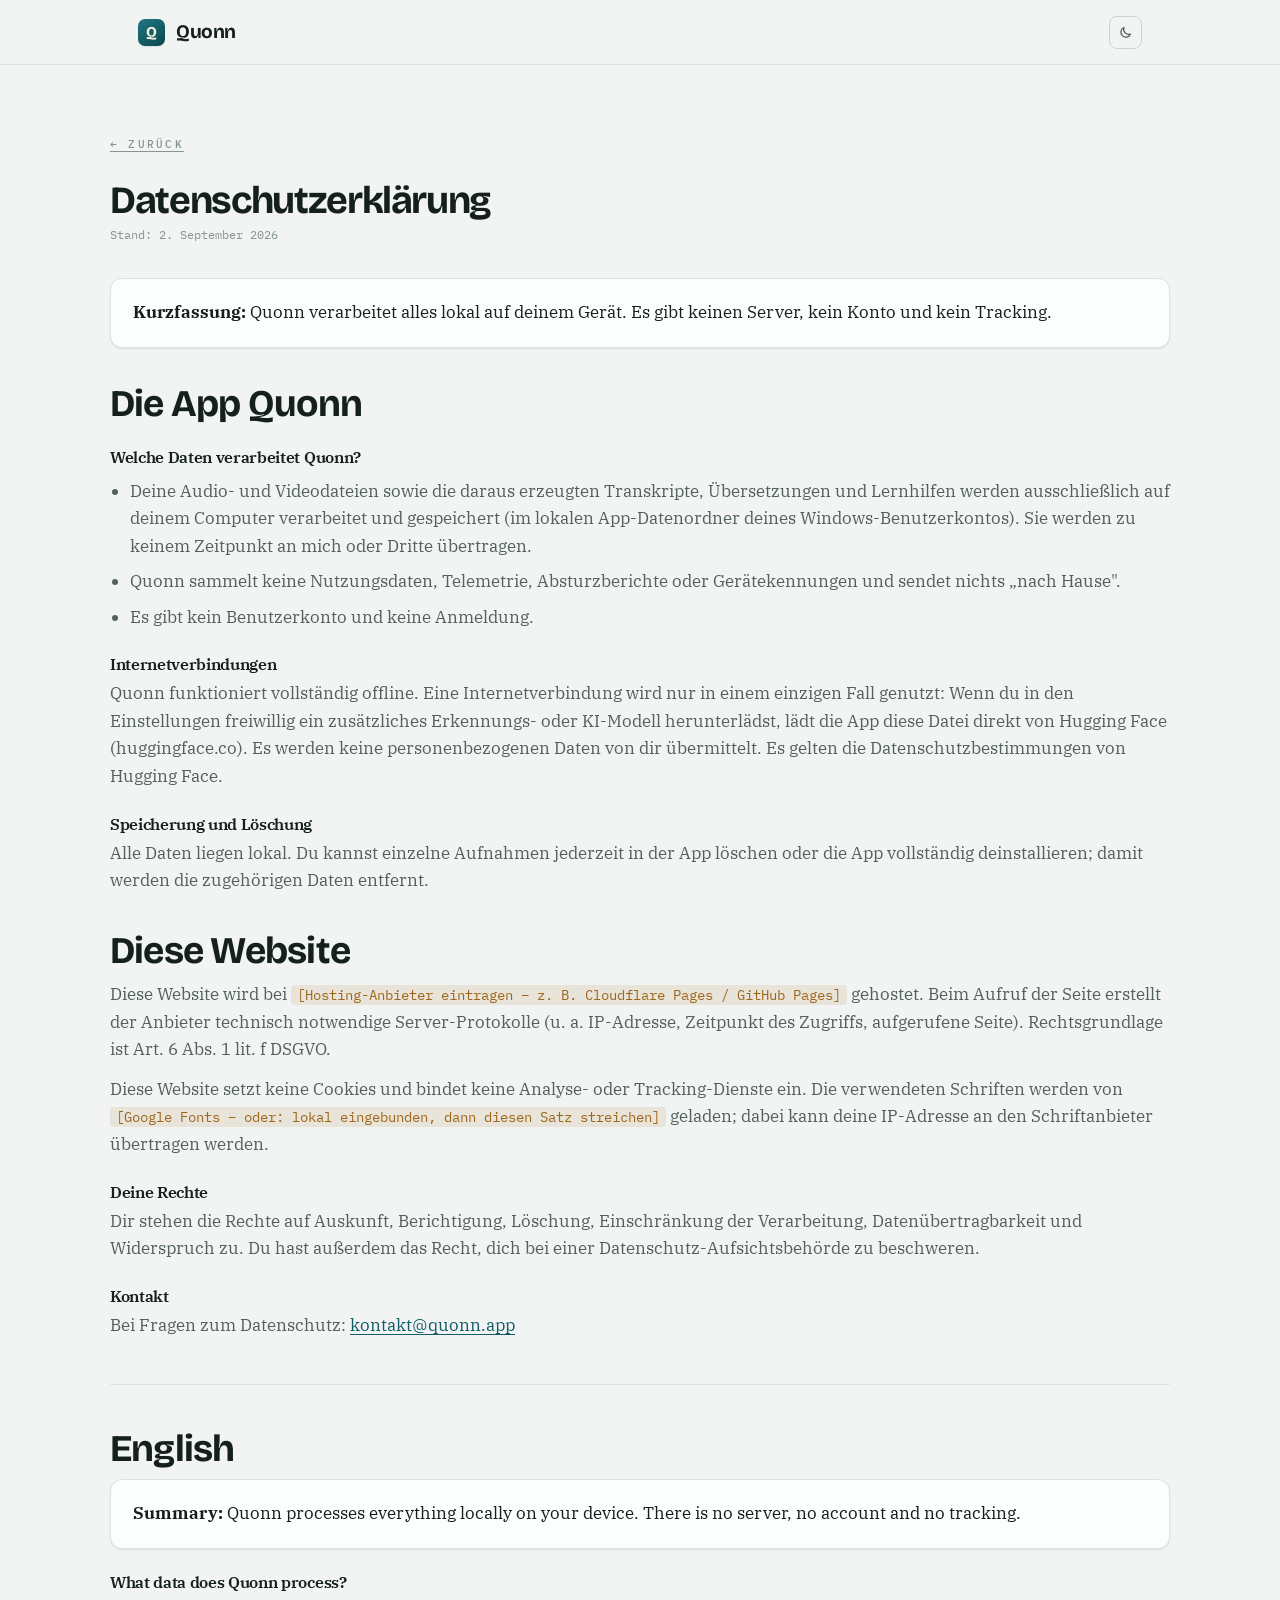
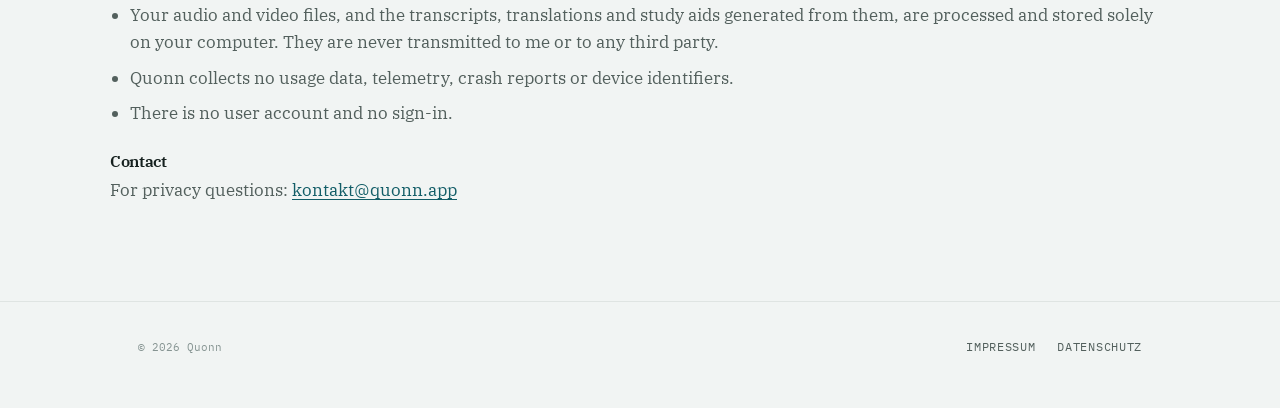
<file: public/datenschutz.html>
<!doctype html>
<html lang="de">
<meta charset="utf-8">
<title>Datenschutzerklärung – Quonn</title>
<meta name="robots" content="noindex">
<link rel="canonical" href="https://quonn.app/#datenschutz">
<meta http-equiv="refresh" content="0; url=/#datenschutz">
<script>location.replace("/#datenschutz")</script>
<p style="font:16px system-ui;margin:2rem">Weiter zur <a href="/#datenschutz">Datenschutzerklärung</a> …</p>
</file>
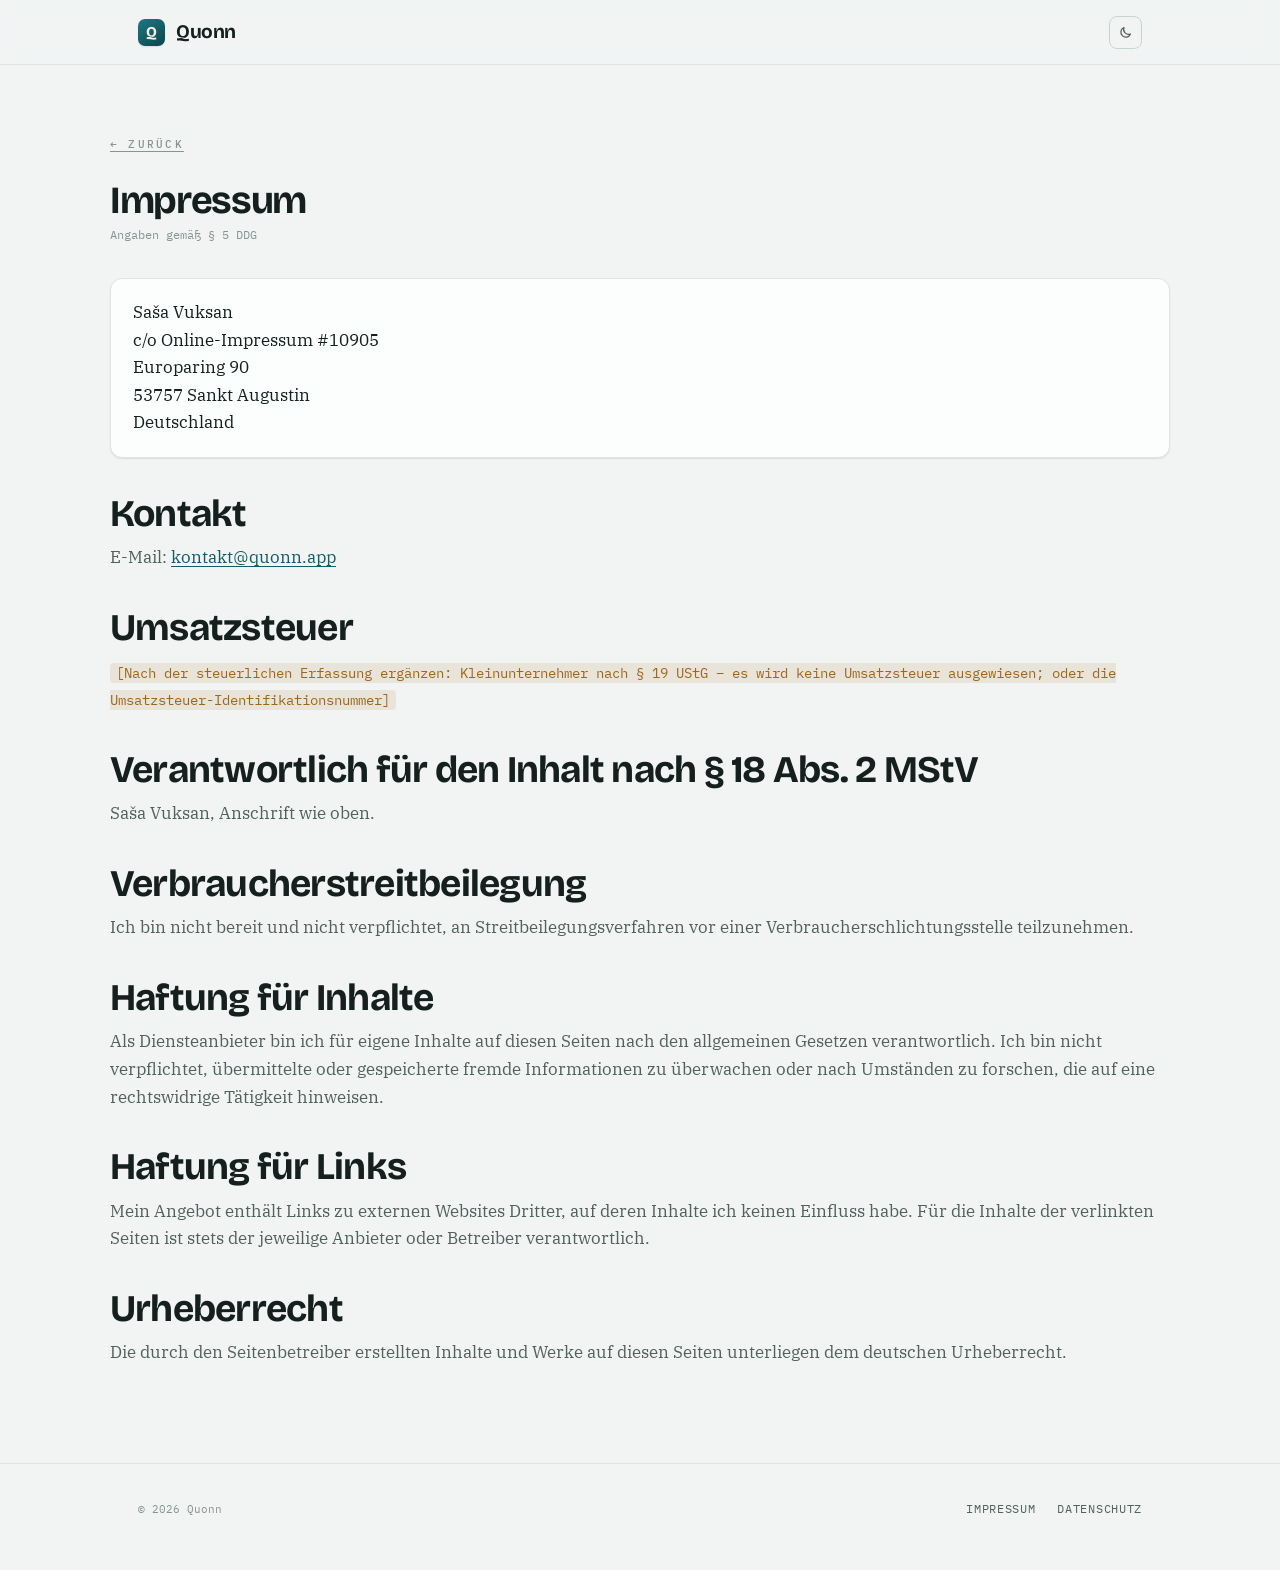
<file: public/impressum.html>
<!doctype html>
<html lang="de">
<meta charset="utf-8">
<title>Impressum – Quonn</title>
<meta name="robots" content="noindex">
<link rel="canonical" href="https://quonn.app/#impressum">
<meta http-equiv="refresh" content="0; url=/#impressum">
<script>location.replace("/#impressum")</script>
<p style="font:16px system-ui;margin:2rem">Weiter zum <a href="/#impressum">Impressum</a> …</p>
</file>
